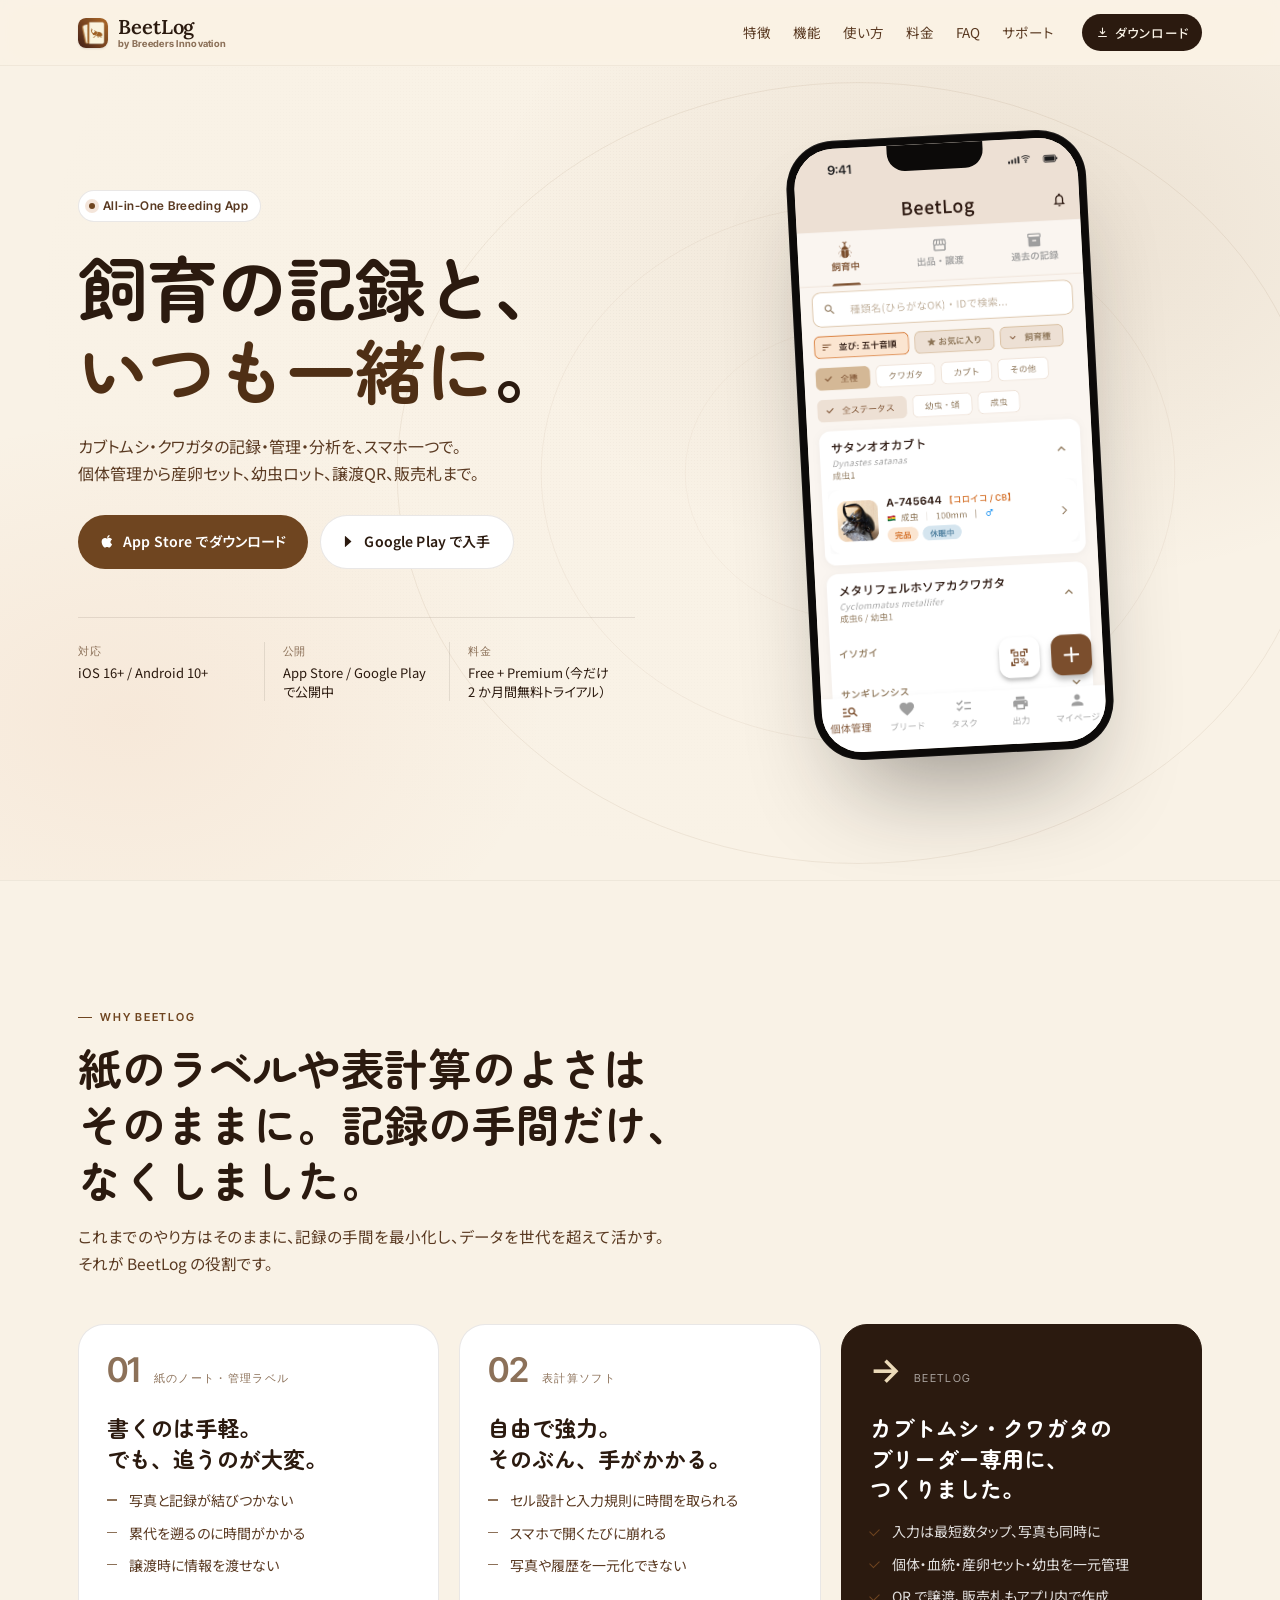
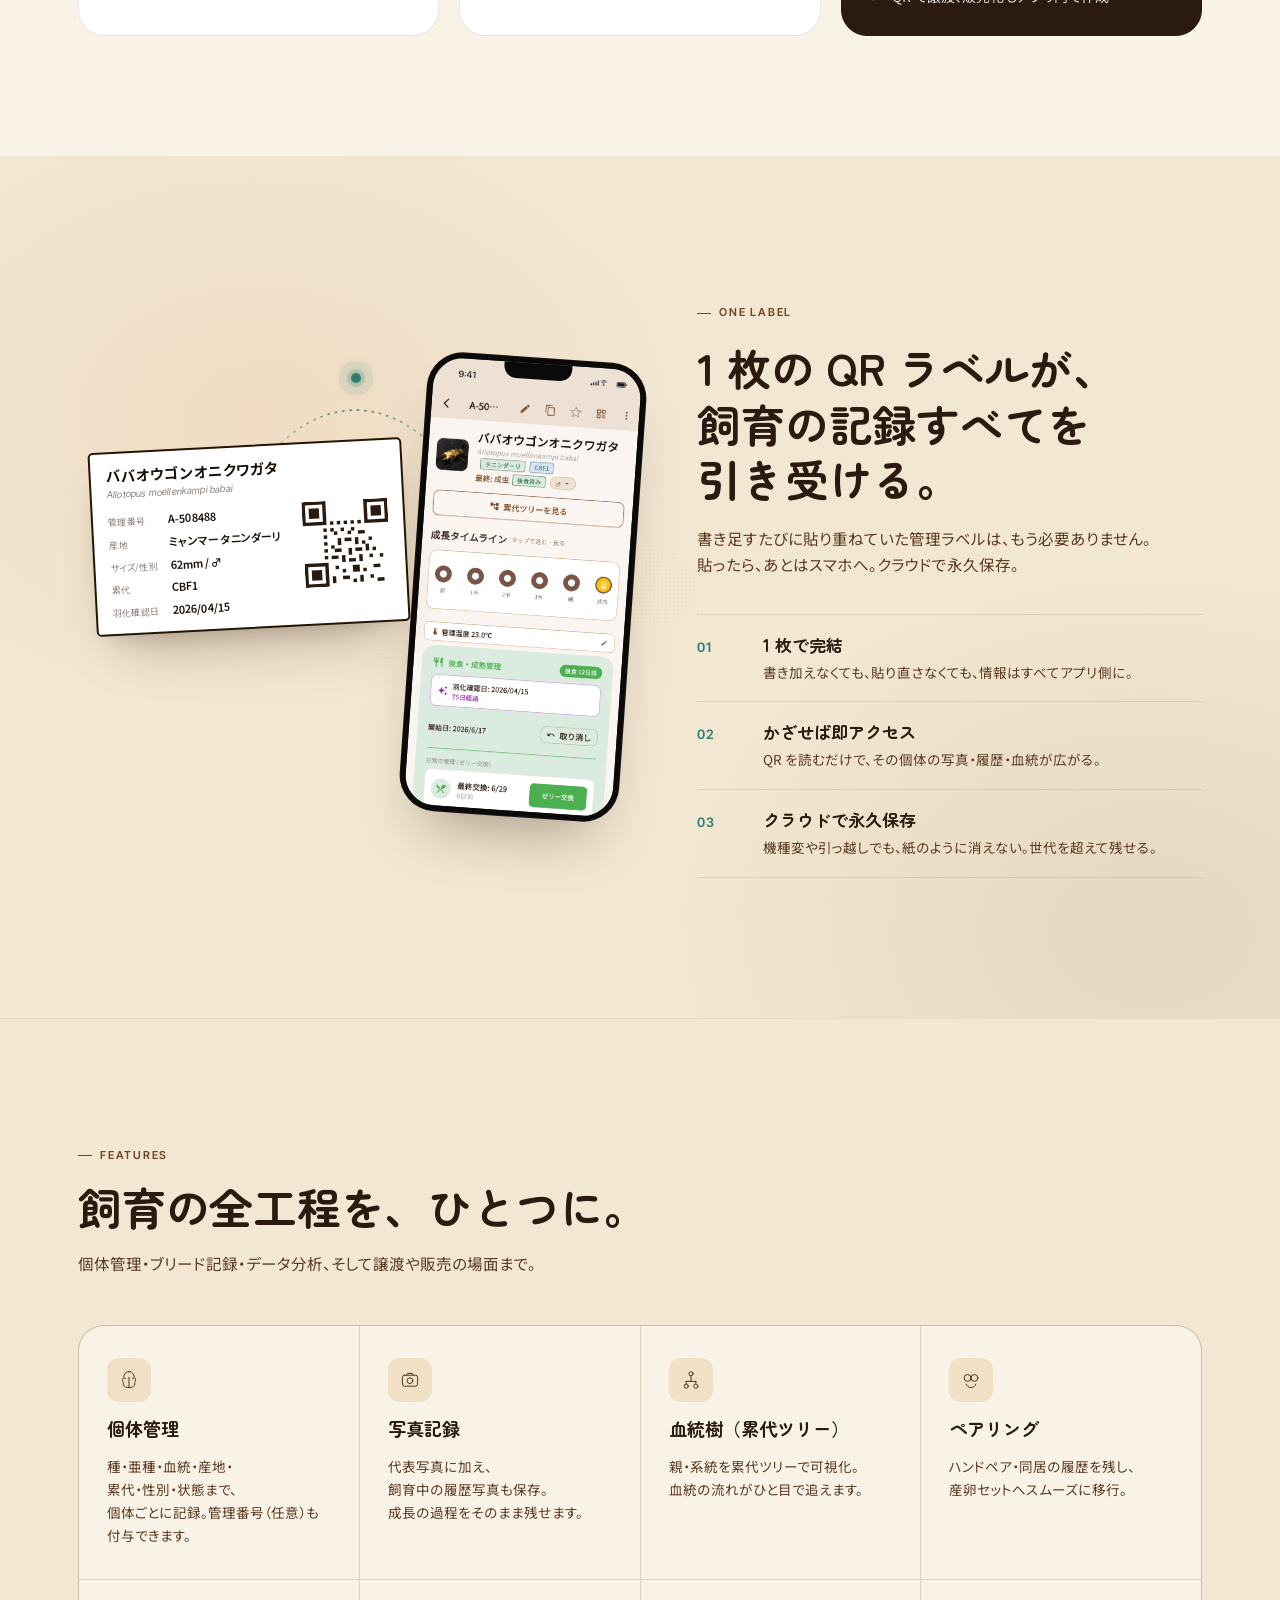
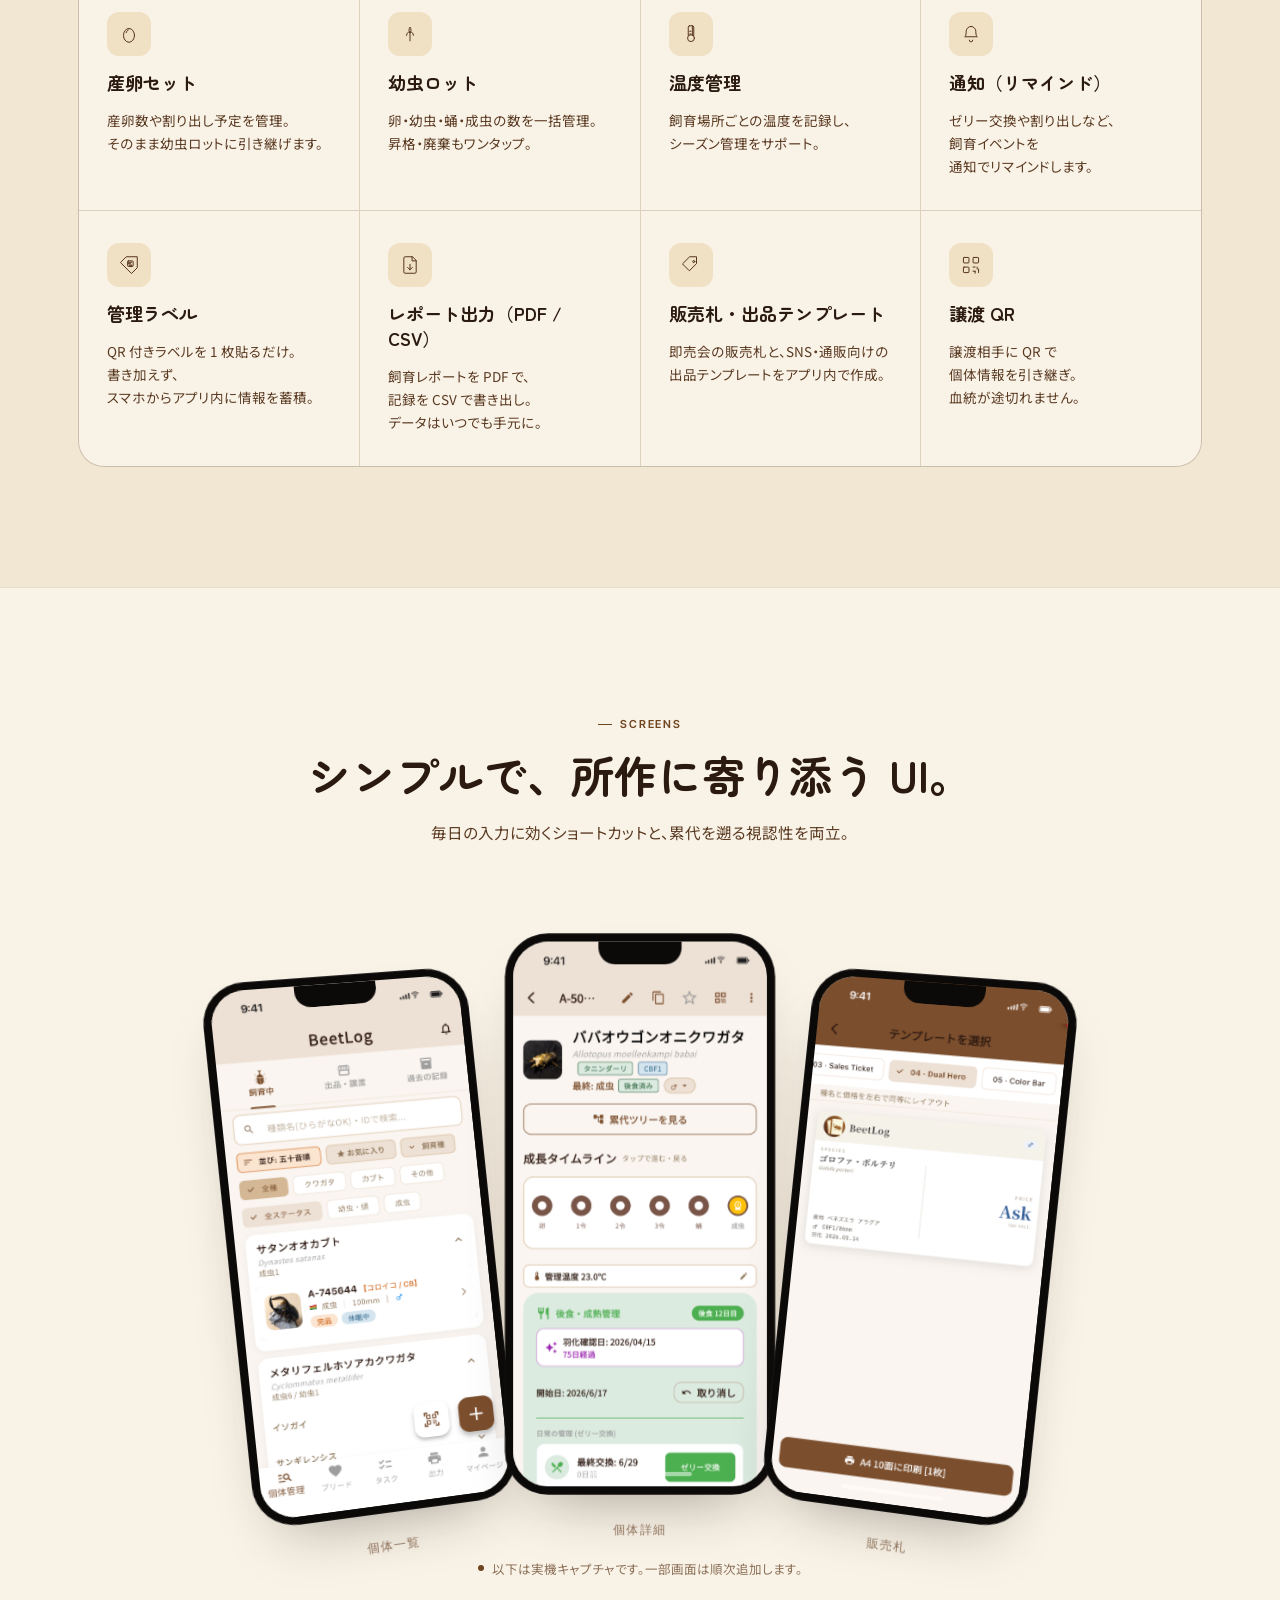
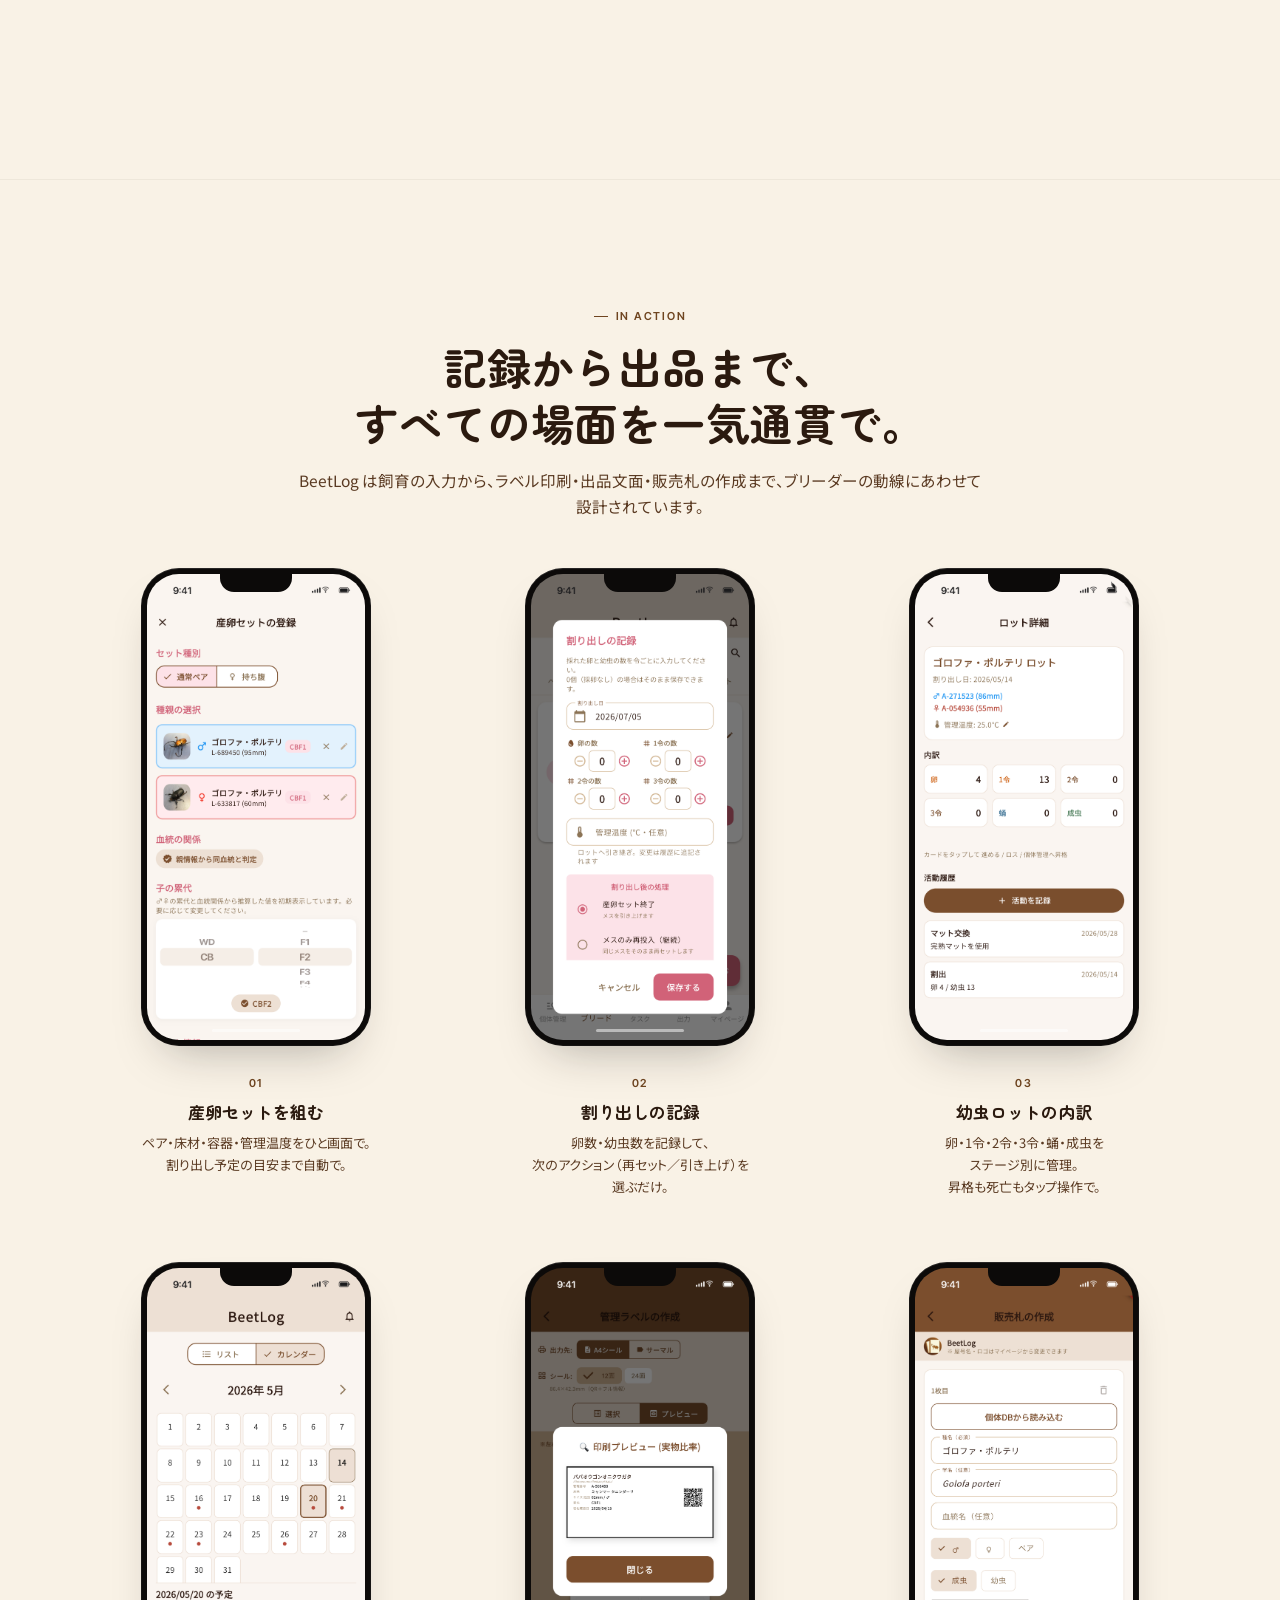
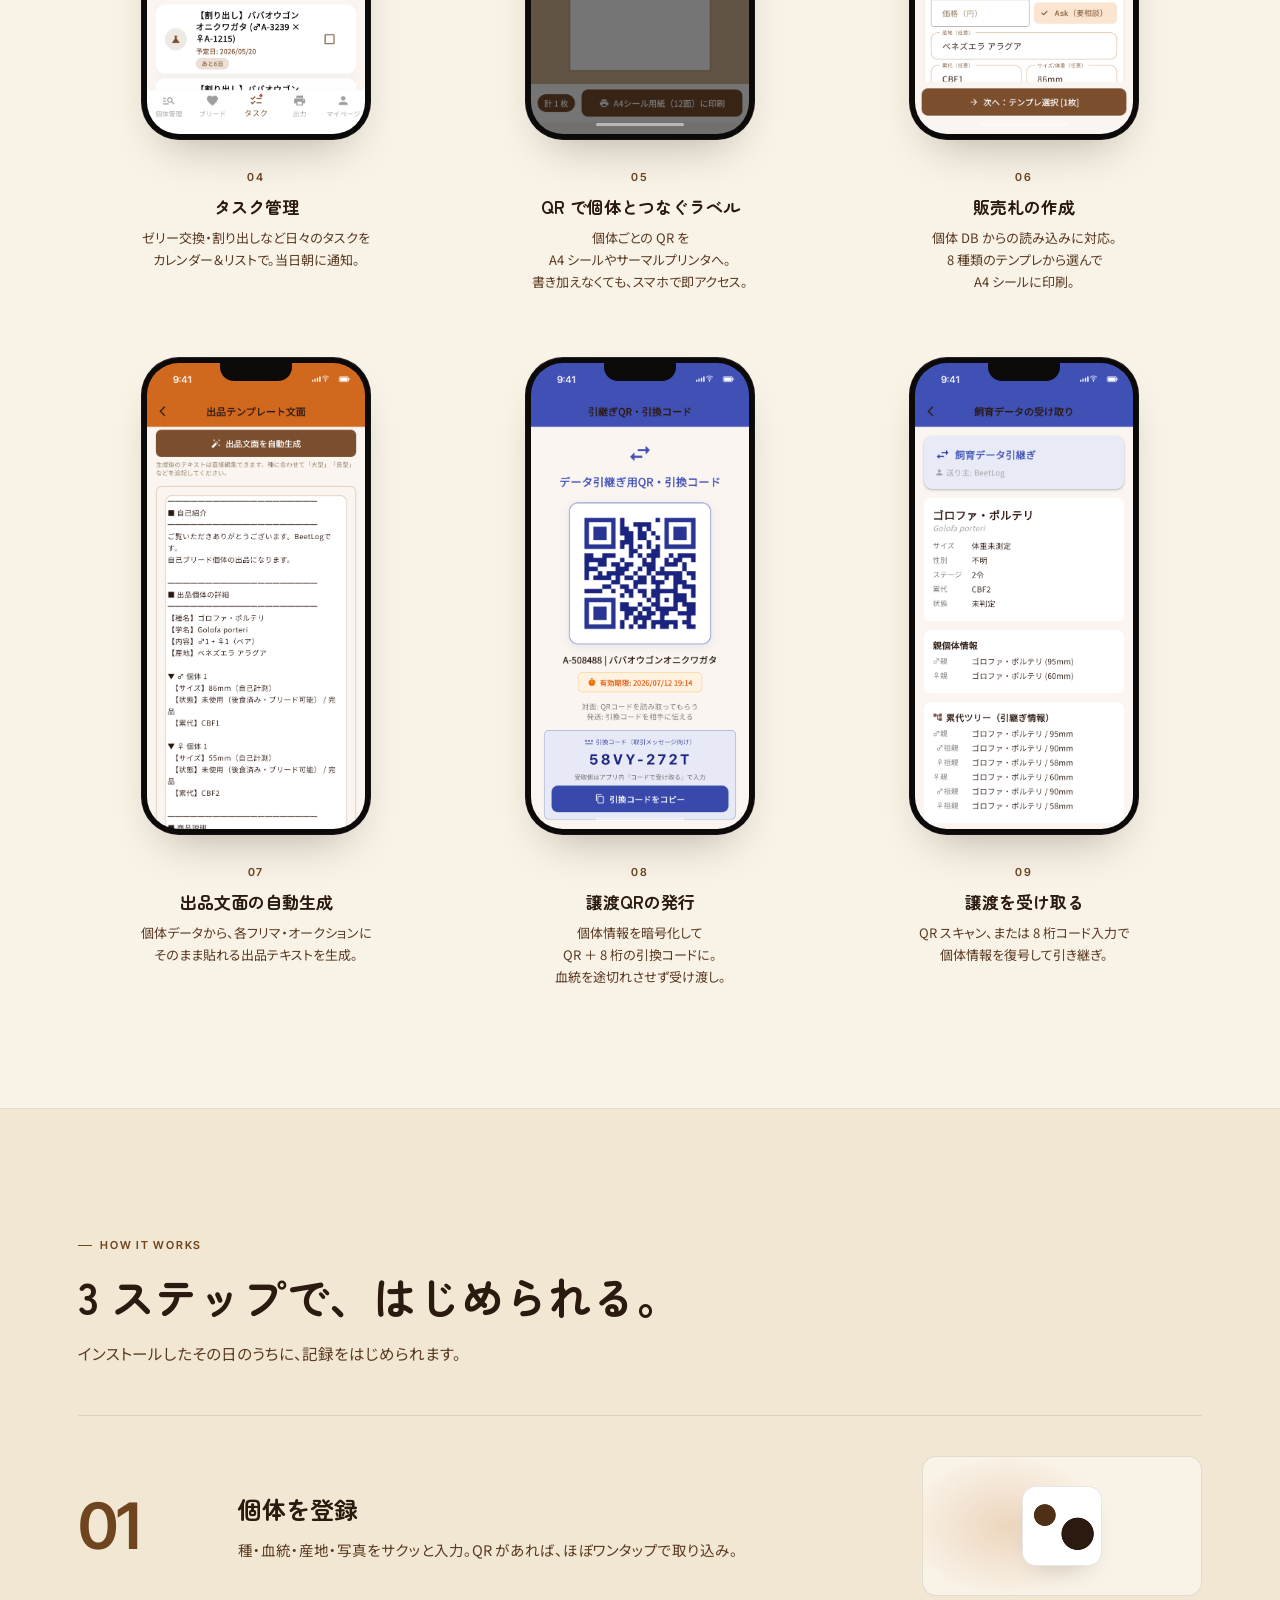
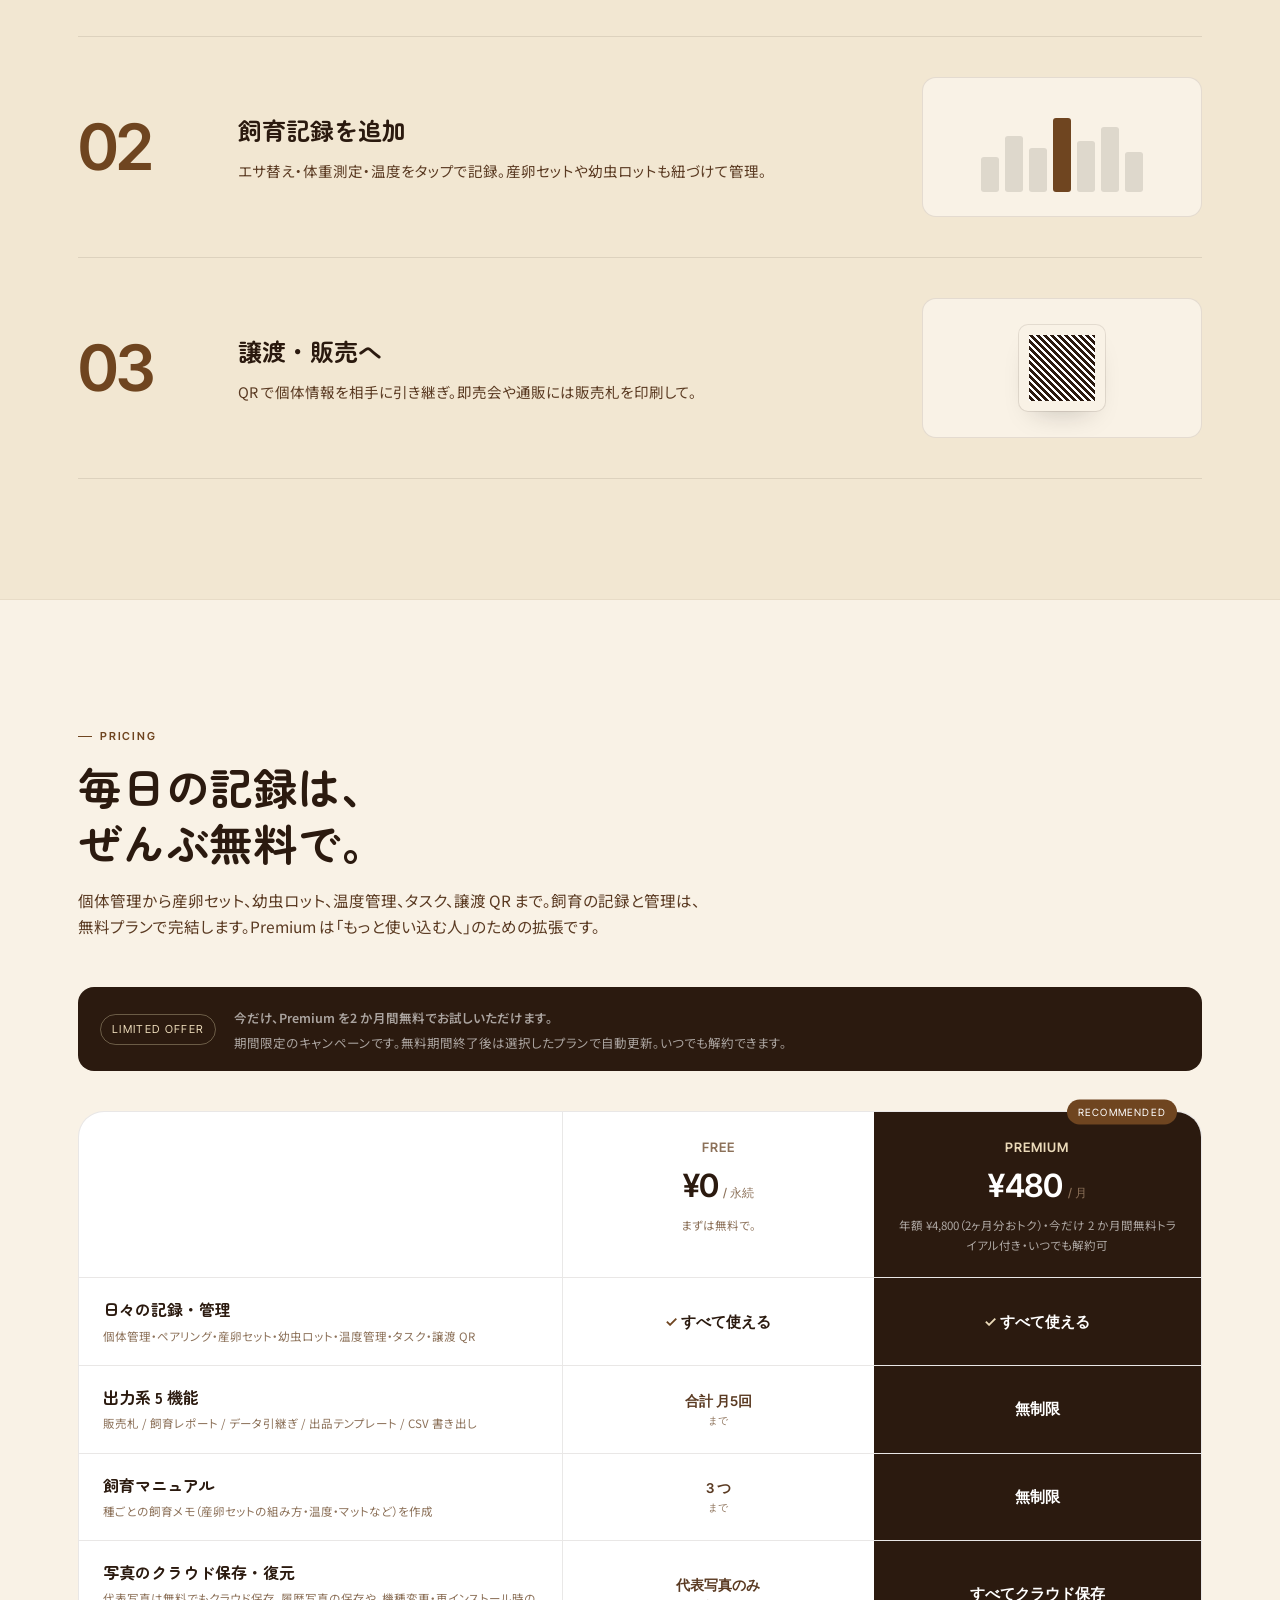
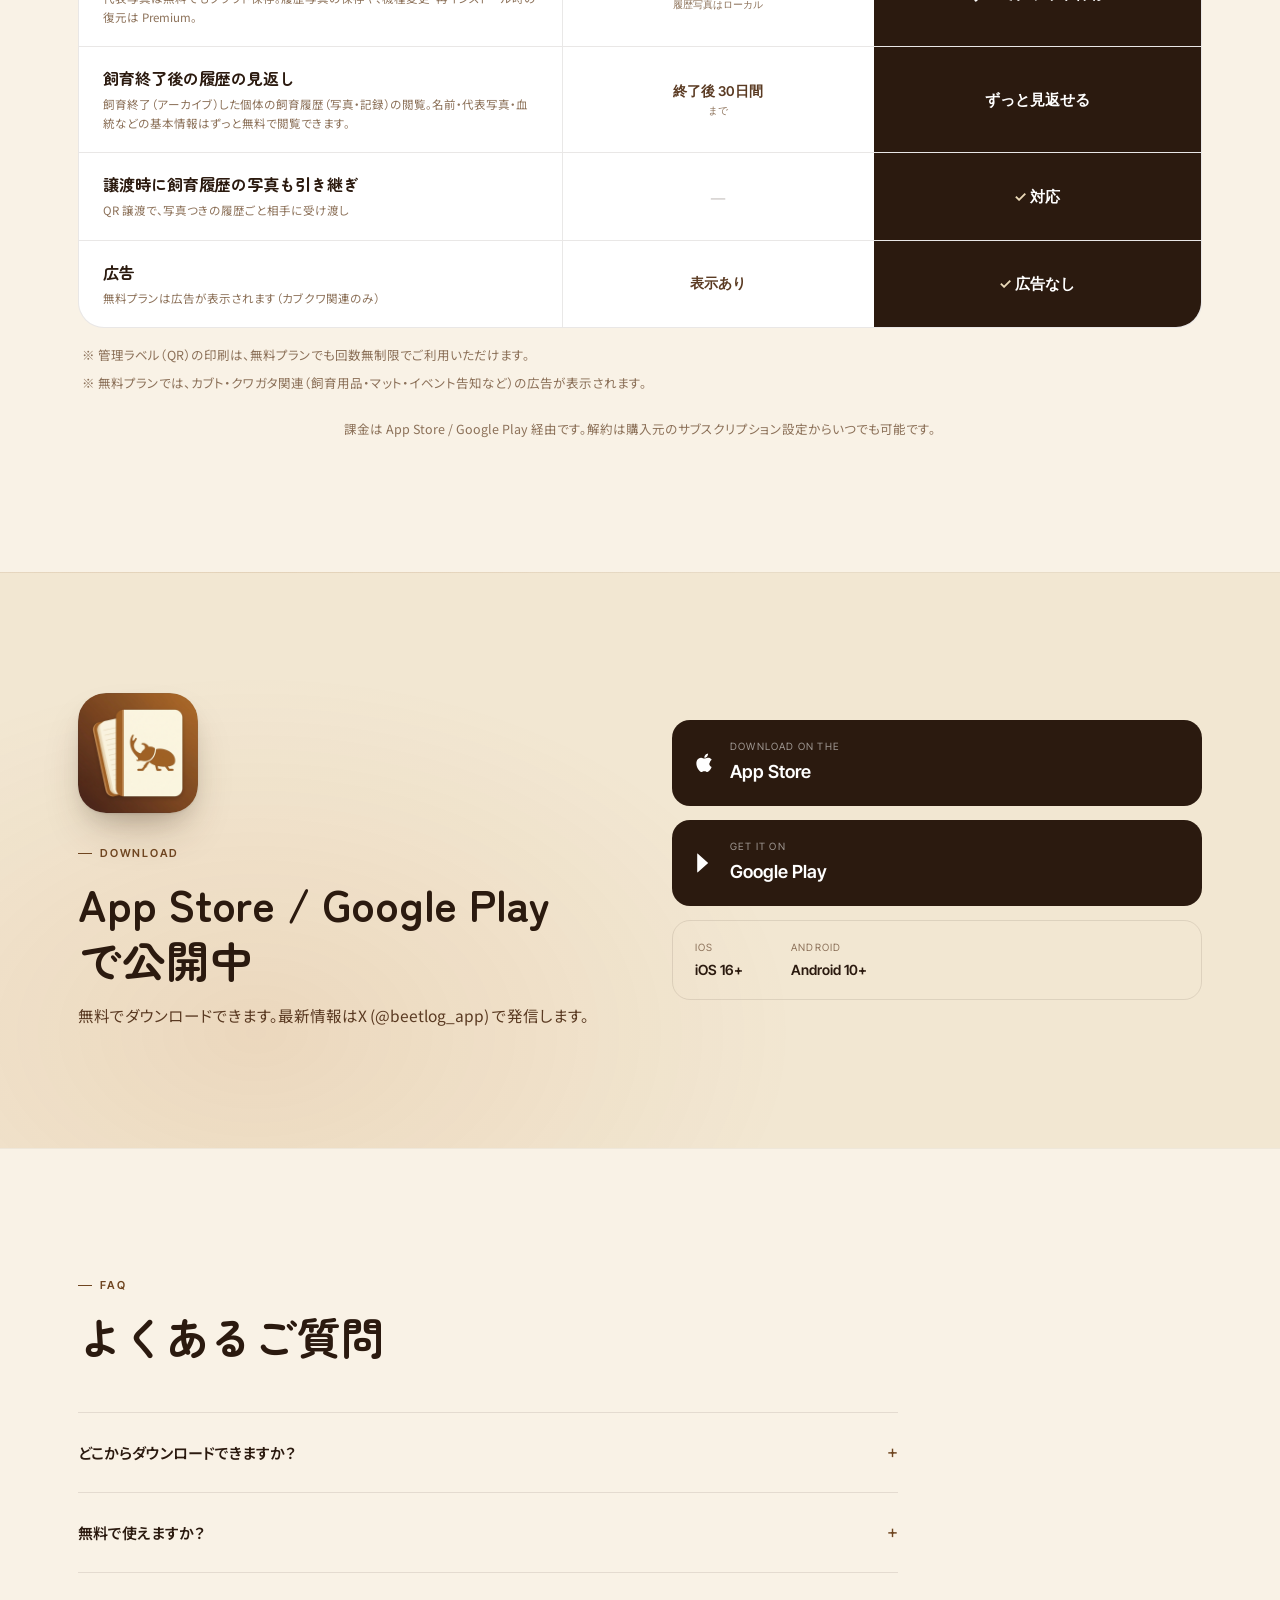
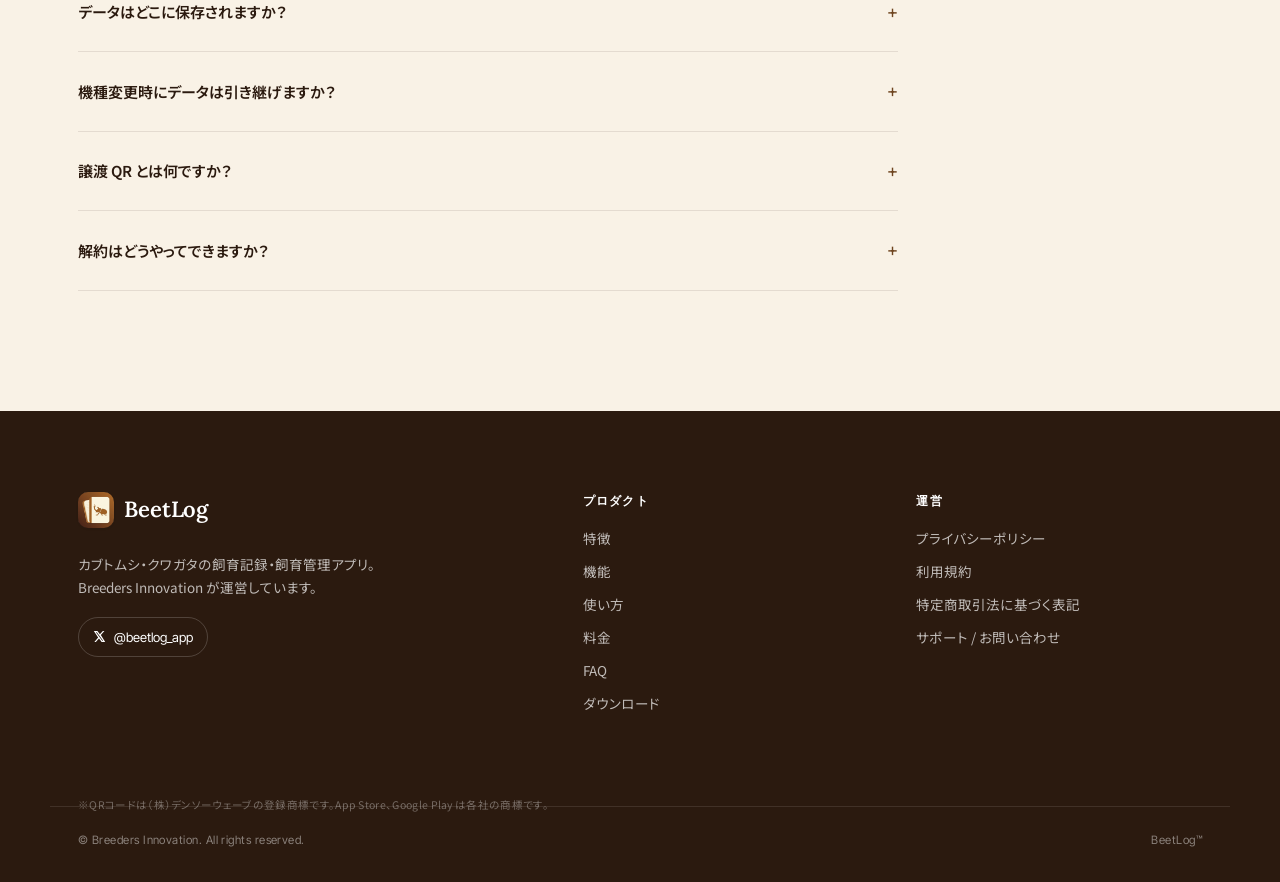
<file: index.html>
<!doctype html>
<html lang="ja">
<head>
<meta charset="utf-8" />
<meta name="viewport" content="width=device-width,initial-scale=1" />
<title>カブトムシ・クワガタの飼育記録・飼育管理アプリ | BeetLog（ビートログ）</title>
<meta name="description" content="カブトムシ・クワガタの飼育記録・飼育管理はBeetLog（ビートログ）。個体・血統（累代）管理、産卵セット、幼虫ロット、温度記録から、管理ラベル印刷・販売札・譲渡QRまでスマホひとつで完結する、ブリーダーのための無料アプリです。" />
<link rel="canonical" href="https://beetlog.app/" />
<link rel="icon" type="image/png" sizes="32x32" href="assets/favicon-32.png" />
<link rel="icon" type="image/png" sizes="192x192" href="assets/favicon-192.png" />
<link rel="apple-touch-icon" href="assets/apple-touch-icon.png" />
<meta property="og:type" content="website" />
<meta property="og:site_name" content="BeetLog" />
<meta property="og:locale" content="ja_JP" />
<meta property="og:title" content="BeetLog — カブトムシ・クワガタの飼育記録・飼育管理アプリ" />
<meta property="og:description" content="個体・血統管理、産卵セット、幼虫ロット、温度記録から販売札・譲渡QRまで。ブリーダーのための飼育記録アプリ。" />
<meta property="og:url" content="https://beetlog.app/" />
<meta property="og:image" content="https://beetlog.app/assets/og.png" />
<meta property="og:image:width" content="1200" />
<meta property="og:image:height" content="630" />
<meta name="twitter:card" content="summary_large_image" />
<meta name="twitter:site" content="@beetlog_app" />
<meta name="twitter:image" content="https://beetlog.app/assets/og.png" />
<link rel="preconnect" href="https://fonts.googleapis.com" />
<link rel="preconnect" href="https://fonts.gstatic.com" crossorigin />
<link href="https://fonts.googleapis.com/css2?family=Noto+Sans+JP:wght@400;500;700&family=Zen+Maru+Gothic:wght@500;700;900&family=Shippori+Mincho+B1:wght@600;700&family=Lora:wght@500;600;700&family=Inter+Tight:wght@500;600;700&display=swap" rel="stylesheet" />
<link rel="stylesheet" href="style.css" />
<script type="application/ld+json">
{
  "@context": "https://schema.org",
  "@graph": [
    {
      "@type": "MobileApplication",
      "name": "BeetLog",
      "alternateName": "ビートログ",
      "url": "https://beetlog.app/",
      "image": "https://beetlog.app/assets/og.png",
      "description": "カブトムシ・クワガタの飼育記録・飼育管理アプリ。個体・血統（累代）管理、産卵セット、幼虫ロット、温度記録、管理ラベル、販売札、譲渡QRに対応。",
      "applicationCategory": "LifestyleApplication",
      "operatingSystem": "iOS 16 以上 / Android 10 以上",
      "installUrl": [
        "https://apps.apple.com/jp/app/beetlog/id6774940698",
        "https://play.google.com/store/apps/details?id=app.beetlog"
      ],
      "inLanguage": "ja",
      "featureList": [
        "個体管理（種・亜種・血統・産地・累代・性別・状態の記録）",
        "写真記録（代表写真と飼育中の履歴写真の保存）",
        "血統樹（累代ツリー）による血統の可視化",
        "ペアリング管理（ハンドペア・同居の履歴）",
        "産卵セット管理（産卵数・割り出し予定）",
        "幼虫ロット管理（卵・幼虫・蛹・成虫のステージ別管理）",
        "温度管理（飼育場所ごとの温度記録）",
        "通知・リマインド（ゼリー交換や割り出しなどの飼育イベント）",
        "管理ラベル印刷（QR付きラベル・A4シール・サーマルプリンタ対応）",
        "レポート出力（PDF / CSV）",
        "販売札・出品テンプレートの作成",
        "譲渡QR（個体情報を暗号化したQRと8桁の引換コードで受け渡し）"
      ],
      "offers": [
        {
          "@type": "Offer",
          "name": "Free",
          "price": "0",
          "priceCurrency": "JPY",
          "description": "個体管理・ペアリング・産卵セット・幼虫ロット・温度管理・タスク・譲渡QRなど、日々の飼育記録と管理を無料で利用できます。出力系5機能は合計月5回まで、飼育マニュアルは3つまで。"
        },
        {
          "@type": "Offer",
          "name": "Premium（月額プラン）",
          "price": "480",
          "priceCurrency": "JPY",
          "description": "出力系5機能が無制限、飼育マニュアル無制限、履歴写真のクラウド保存・復元、飼育終了後も履歴を閲覧可能、譲渡時に写真も引き継ぎ、広告非表示。",
          "priceSpecification": {
            "@type": "UnitPriceSpecification",
            "price": "480",
            "priceCurrency": "JPY",
            "billingDuration": 1,
            "unitCode": "MON"
          }
        },
        {
          "@type": "Offer",
          "name": "Premium（年額プラン）",
          "price": "4800",
          "priceCurrency": "JPY",
          "description": "月額プランと同じPremium機能を年額でご利用いただけます（2ヶ月分おトク）。",
          "priceSpecification": {
            "@type": "UnitPriceSpecification",
            "price": "4800",
            "priceCurrency": "JPY",
            "billingDuration": 1,
            "unitCode": "ANN"
          }
        }
      ],
      "author": {
        "@type": "Organization",
        "name": "Breeders Innovation",
        "url": "https://beetlog.app/",
        "sameAs": ["https://x.com/beetlog_app"]
      }
    },
    {
      "@type": "WebSite",
      "name": "BeetLog",
      "alternateName": "ビートログ",
      "url": "https://beetlog.app/",
      "inLanguage": "ja",
      "publisher": { "@id": "https://beetlog.app/#organization" }
    },
    {
      "@type": "Organization",
      "@id": "https://beetlog.app/#organization",
      "name": "Breeders Innovation",
      "url": "https://beetlog.app/",
      "logo": "https://beetlog.app/assets/app-icon.png",
      "sameAs": ["https://x.com/beetlog_app"]
    },
    {
      "@type": "WebPage",
      "url": "https://beetlog.app/",
      "name": "BeetLog（ビートログ）— カブトムシ・クワガタの飼育記録・飼育管理アプリ",
      "description": "BeetLogは、カブトムシ・クワガタのブリーダー向けの飼育記録・飼育管理アプリです。個体・血統（累代）管理、産卵セット、幼虫ロット、温度記録に加え、QR付き管理ラベルの印刷、販売札・出品テンプレートの作成、譲渡QRによる個体情報の受け渡しに対応。iOS 16以上 / Android 10以上で、無料プランから利用できます。",
      "inLanguage": "ja",
      "dateModified": "2026-07-25",
      "isPartOf": { "@id": "https://beetlog.app/#organization" }
    },
    {
      "@type": "FAQPage",
      "mainEntity": [
        {
          "@type": "Question",
          "name": "どこからダウンロードできますか？",
          "acceptedAnswer": { "@type": "Answer", "text": "App Store（https://apps.apple.com/jp/app/beetlog/id6774940698）/ Google Play（https://play.google.com/store/apps/details?id=app.beetlog）にて公開中です。無料でダウンロードできます。" }
        },
        {
          "@type": "Question",
          "name": "無料で使えますか？",
          "acceptedAnswer": { "@type": "Answer", "text": "はい。個体管理・産卵セット・幼虫ロット・温度管理・タスク・譲渡QRなど、日々の飼育記録と管理は無料プランですべてお使いいただけます。Premiumでは出力系機能の回数制限解放、履歴写真のクラウド保存、飼育終了後の履歴閲覧（無料は終了後30日間）、広告なしなどが加わります。Premiumには今だけ期間限定で2か月間の無料トライアルが付いています。" }
        },
        {
          "@type": "Question",
          "name": "データはどこに保存されますか？",
          "acceptedAnswer": { "@type": "Answer", "text": "飼育データはクラウド（Google Cloud / Firebase）に安全に保存されます。" }
        },
        {
          "@type": "Question",
          "name": "機種変更時にデータは引き継げますか？",
          "acceptedAnswer": { "@type": "Answer", "text": "アカウントでログインすることで、新しい端末でも同じデータをそのままご利用いただけます。" }
        },
        {
          "@type": "Question",
          "name": "譲渡QRとは何ですか？",
          "acceptedAnswer": { "@type": "Answer", "text": "個体情報（種・血統・産地・累代など）をQRコードで他のユーザーへ引き継げる機能です。譲渡や販売のたびに血統情報が途切れず、ブリーダー同士でデータをスムーズに共有できます。" }
        },
        {
          "@type": "Question",
          "name": "解約はどうやってできますか？",
          "acceptedAnswer": { "@type": "Answer", "text": "iOSは「設定」→「Apple ID」→「サブスクリプション」、Androidは「Google Play ストア」→「アカウント」→「定期購入」からいつでも解約できます。" }
        }
      ]
    }
  ]
}
</script>
</head>
<body>

<!-- ========== NAV ========== -->
<header class="nav">
  <div class="nav-inner">
    <a class="brand" href="#top" aria-label="BeetLog">
      <img class="brand-mark brand-mark--img" src="assets/app-icon.png" alt="" width="30" height="30" />
      <span class="brand-text">
        <span class="brand-name">BeetLog</span>
        <span class="brand-by">by Breeders Innovation</span>
      </span>
    </a>
    <nav class="nav-links">
      <a href="#why">特徴</a>
      <a href="#features">機能</a>
      <a href="#how">使い方</a>
      <a href="#pricing">料金</a>
      <a href="#faq">FAQ</a>
      <a href="support.html">サポート</a>
    </nav>
    <a class="nav-cta" href="#download">
      <svg viewBox="0 0 20 20" width="13" height="13" aria-hidden="true"><path fill="none" stroke="currentColor" stroke-width="1.6" stroke-linecap="round" stroke-linejoin="round" d="M10 3v9M6.5 8.5 10 12l3.5-3.5M4 16h12"/></svg>
      ダウンロード
    </a>
  </div>
</header>

<!-- ========== HERO ========== -->
<section id="top" class="hero">
  <div class="hero-bg" aria-hidden="true">
    <div class="hero-grain"></div>
    <svg class="hero-orbit" viewBox="0 0 800 800" preserveAspectRatio="none">
      <circle cx="400" cy="400" r="320" fill="none" stroke="currentColor" stroke-width="0.5" opacity=".18"/>
      <circle cx="400" cy="400" r="220" fill="none" stroke="currentColor" stroke-width="0.5" opacity=".12"/>
      <circle cx="400" cy="400" r="120" fill="none" stroke="currentColor" stroke-width="0.5" opacity=".08"/>
    </svg>
  </div>

  <div class="hero-grid">
    <div class="hero-copy">
      <div class="eyebrow">
        <span class="eyebrow-dot"></span>
        All-in-One Breeding App
      </div>
      <h1 class="hero-title">
        飼育の記録と、<em>いつも一緒に</em>。
      </h1>
      <p class="hero-lede">
        <span style="white-space:nowrap">カブトムシ・クワガタの記録・管理・分析を、</span><span style="white-space:nowrap">スマホ一つで。</span><br/>
        <span style="white-space:nowrap">個体管理から産卵セット、</span><span style="white-space:nowrap">幼虫ロット、譲渡QR、販売札まで。</span>
      </p>
      <div class="hero-cta">
        <a class="btn btn-primary" href="https://apps.apple.com/jp/app/beetlog/id6774940698" target="_blank" rel="noopener">
          <svg viewBox="0 0 24 24" width="15" height="15" aria-hidden="true"><path fill="currentColor" d="M17.05 12.46c-.03-2.74 2.24-4.05 2.34-4.12-1.27-1.85-3.25-2.11-3.96-2.14-1.68-.17-3.28 1-4.13 1-.86 0-2.18-.97-3.58-.94C5.9 6.3 4.3 7.27 3.45 8.83c-1.81 3.13-.46 7.76 1.32 10.3.85 1.24 1.87 2.64 3.22 2.59 1.29-.05 1.78-.84 3.34-.84 1.56 0 2 .84 3.36.81 1.39-.02 2.27-1.26 3.13-2.51.97-1.44 1.38-2.84 1.4-2.91-.03-.01-2.7-1.03-2.73-4.1Zm-2.74-7.55c.7-.86 1.18-2.06 1.05-3.24-1.02.04-2.24.67-2.97 1.52-.66.75-1.23 1.96-1.08 3.12 1.14.09 2.3-.58 3-1.4Z"/></svg>
          App Store でダウンロード
        </a>
        <a class="btn btn-ghost" href="https://play.google.com/store/apps/details?id=app.beetlog&amp;hl=ja" target="_blank" rel="noopener">
          <svg viewBox="0 0 24 24" width="13" height="13" aria-hidden="true"><path fill="currentColor" d="M3.5 2.2v19.6c0 .4.4.6.7.4l11-9.8c.3-.2.3-.6 0-.8l-11-9.8c-.3-.2-.7 0-.7.4Z"/></svg>
          Google Play で入手
        </a>
      </div>
      <div class="hero-meta">
        <div class="meta-cell">
          <div class="meta-k">対応</div>
          <div class="meta-v">iOS 16+ / Android 10+</div>
        </div>
        <div class="meta-cell">
          <div class="meta-k">公開</div>
          <div class="meta-v">App Store / Google Play で公開中</div>
        </div>
        <div class="meta-cell">
          <div class="meta-k">料金</div>
          <div class="meta-v">Free + Premium（今だけ 2 か月間無料トライアル）</div>
        </div>
      </div>
    </div>

    <div class="hero-stage">
      <div class="hero-phone" data-phone="home">
        <!-- mock injected by script -->
      </div>
    </div>
  </div>
</section>

<!-- ========== WHY ========== -->
<section id="why" class="why">
  <div class="container">
    <div class="section-head">
      <div class="kicker">Why BeetLog</div>
      <h2 class="section-title">紙のラベルや表計算のよさは<br/><span style="white-space:nowrap">そのままに。</span><span style="white-space:nowrap">記録の手間だけ、</span><span style="white-space:nowrap">なくしました。</span></h2>
      <p class="section-lede"><span style="white-space:nowrap">これまでのやり方はそのままに、</span><span style="white-space:nowrap">記録の手間を最小化し、</span><span style="white-space:nowrap">データを世代を超えて活かす。</span><span style="white-space:nowrap">それが BeetLog の役割です。</span></p>
    </div>

    <div class="why-grid">
      <article class="why-card">
        <div class="why-head">
          <div class="why-num">01</div>
          <div class="why-label">紙のノート・管理ラベル</div>
        </div>
        <h3><span style="white-space:nowrap">書くのは手軽。</span><span style="white-space:nowrap">でも、追うのが大変。</span></h3>
        <ul class="why-list why-list--neg">
          <li>写真と記録が結びつかない</li>
          <li>累代を遡るのに時間がかかる</li>
          <li>譲渡時に情報を渡せない</li>
        </ul>
      </article>

      <article class="why-card">
        <div class="why-head">
          <div class="why-num">02</div>
          <div class="why-label">表計算ソフト</div>
        </div>
        <h3><span style="white-space:nowrap">自由で強力。</span><span style="white-space:nowrap">そのぶん、手がかかる。</span></h3>
        <ul class="why-list why-list--neg">
          <li>セル設計と入力規則に時間を取られる</li>
          <li>スマホで開くたびに崩れる</li>
          <li>写真や履歴を一元化できない</li>
        </ul>
      </article>

      <article class="why-card why-card--solo">
        <div class="why-head">
          <div class="why-num">→</div>
          <div class="why-label">BeetLog</div>
        </div>
        <h3><span style="white-space:nowrap">カブトムシ・クワガタの</span><span style="white-space:nowrap">ブリーダー専用に、</span><span style="white-space:nowrap">つくりました。</span></h3>
        <ul class="why-list why-list--pos">
          <li>入力は最短数タップ、写真も同時に</li>
          <li>個体・血統・産卵セット・幼虫を一元管理</li>
          <li>QR で譲渡、販売札もアプリ内で作成</li>
        </ul>
      </article>
    </div>
  </div>
</section>

<!-- ========== SPOTLIGHT: QR LABEL ========== -->
<section id="label-spotlight" class="spotlight">
  <div class="spotlight-bg" aria-hidden="true"></div>
  <div class="container spotlight-inner">
    <div class="spotlight-stage" aria-hidden="true">
      <!-- printed QR management label -->
      <div class="qr-tag">
        <div class="qr-tag-head">
          <div class="qt-sp">ババオウゴンオニクワガタ</div>
          <div class="qt-sci">Allotopus moellenkampi babai</div>
        </div>
        <div class="qr-tag-main">
          <dl class="qt-rows">
            <div class="qt-row"><dt>管理番号</dt><dd>A-508488</dd></div>
            <div class="qt-row"><dt>産地</dt><dd>ミャンマー タニンダーリ</dd></div>
            <div class="qt-row"><dt>サイズ/性別</dt><dd>62mm / ♂</dd></div>
            <div class="qt-row"><dt>累代</dt><dd>CBF1</dd></div>
            <div class="qt-row"><dt>羽化確認日</dt><dd>2026/04/15</dd></div>
          </dl>
          <div class="qr-tag-qr">
            <svg viewBox="0 0 25 25" preserveAspectRatio="none">
                <rect width="25" height="25" fill="#fff"/>
                <g fill="#2B1A0F">
                  <rect x="0" y="0" width="7" height="7"/><rect x="1" y="1" width="5" height="5" fill="#fff"/><rect x="2" y="2" width="3" height="3"/>
                  <rect x="18" y="0" width="7" height="7"/><rect x="19" y="1" width="5" height="5" fill="#fff"/><rect x="20" y="2" width="3" height="3"/>
                  <rect x="0" y="18" width="7" height="7"/><rect x="1" y="19" width="5" height="5" fill="#fff"/><rect x="2" y="20" width="3" height="3"/>
                  <rect x="8" y="6" width="1" height="1"/><rect x="10" y="6" width="1" height="1"/><rect x="12" y="6" width="1" height="1"/><rect x="14" y="6" width="1" height="1"/><rect x="16" y="6" width="1" height="1"/>
                  <rect x="6" y="8" width="1" height="1"/><rect x="6" y="10" width="1" height="1"/><rect x="6" y="12" width="1" height="1"/><rect x="6" y="14" width="1" height="1"/><rect x="6" y="16" width="1" height="1"/>
                  <rect x="8" y="8" width="1" height="1"/><rect x="9" y="9" width="1" height="1"/><rect x="11" y="8" width="1" height="1"/><rect x="13" y="9" width="1" height="1"/><rect x="14" y="8" width="1" height="1"/><rect x="16" y="9" width="2" height="1"/>
                  <rect x="10" y="11" width="1" height="2"/><rect x="12" y="11" width="2" height="1"/><rect x="15" y="11" width="1" height="2"/><rect x="17" y="12" width="1" height="1"/><rect x="19" y="11" width="1" height="1"/>
                  <rect x="8" y="13" width="1" height="1"/><rect x="9" y="14" width="2" height="1"/><rect x="13" y="14" width="1" height="2"/><rect x="15" y="14" width="2" height="1"/><rect x="18" y="13" width="1" height="2"/><rect x="20" y="14" width="1" height="1"/>
                  <rect x="8" y="16" width="2" height="1"/><rect x="11" y="16" width="1" height="2"/><rect x="13" y="17" width="2" height="1"/><rect x="16" y="16" width="1" height="2"/><rect x="19" y="16" width="1" height="1"/><rect x="22" y="16" width="1" height="1"/>
                  <rect x="9" y="19" width="1" height="1"/><rect x="11" y="20" width="1" height="1"/><rect x="14" y="19" width="2" height="2"/><rect x="17" y="20" width="1" height="1"/><rect x="20" y="19" width="2" height="1"/>
                  <rect x="8" y="22" width="1" height="2"/><rect x="11" y="22" width="2" height="1"/><rect x="14" y="23" width="1" height="1"/><rect x="16" y="22" width="1" height="2"/><rect x="19" y="22" width="1" height="1"/><rect x="21" y="23" width="2" height="1"/>
                </g>
              </svg>
          </div>
        </div>
      </div>

      <!-- scan beam -->
      <div class="scan-arc">
        <svg viewBox="0 0 360 240" preserveAspectRatio="none">
          <defs>
            <linearGradient id="arcGrad" x1="0" x2="1" y1="0" y2="0">
              <stop offset="0" stop-color="#2E7D6E" stop-opacity="0"/>
              <stop offset=".5" stop-color="#2E7D6E" stop-opacity=".9"/>
              <stop offset="1" stop-color="#2E7D6E" stop-opacity="0"/>
            </linearGradient>
          </defs>
          <path d="M 20 180 C 100 30, 260 30, 340 180" fill="none" stroke="url(#arcGrad)" stroke-width="1.6" stroke-dasharray="3 6"/>
        </svg>
        <div class="scan-pulse"></div>
      </div>

      <!-- phone with detail -->
      <div class="spot-phone">
        <img src="assets/screens/individual-detail.png" alt="" loading="lazy" />
      </div>
    </div>

    <div class="spotlight-copy">
      <div class="kicker">One Label</div>
      <h2 class="section-title">1 枚の QR ラベルが、<br/>飼育の記録すべてを<br/>引き受ける。</h2>
      <p class="section-lede">
        書き足すたびに貼り重ねていた管理ラベルは、もう必要ありません。<br/>
        貼ったら、あとはスマホへ。クラウドで永久保存。
      </p>

      <ul class="spot-list">
        <li>
          <div class="sl-num">01</div>
          <div class="sl-body">
            <strong>1 枚で完結</strong>
            <span>書き加えなくても、貼り直さなくても、情報はすべてアプリ側に。</span>
          </div>
        </li>
        <li>
          <div class="sl-num">02</div>
          <div class="sl-body">
            <strong>かざせば即アクセス</strong>
            <span>QR を読むだけで、その個体の写真・履歴・血統が広がる。</span>
          </div>
        </li>
        <li>
          <div class="sl-num">03</div>
          <div class="sl-body">
            <strong>クラウドで永久保存</strong>
            <span>機種変や引っ越しでも、紙のように消えない。世代を超えて残せる。</span>
          </div>
        </li>
      </ul>
    </div>
  </div>
</section>

<!-- ========== FEATURES ========== -->
<section id="features" class="features">
  <div class="container">
    <div class="section-head">
      <div class="kicker">Features</div>
      <h2 class="section-title">飼育の全工程を、ひとつに。</h2>
      <p class="section-lede"><span style="white-space:nowrap">個体管理・ブリード記録・データ分析、</span><span style="white-space:nowrap">そして譲渡や販売の場面まで。</span></p>
    </div>

    <div class="feat-grid">
      <article class="feat">
        <div class="feat-ic">
          <svg viewBox="0 0 32 32" width="22" height="22" fill="none" stroke="currentColor" stroke-width="1.4" stroke-linecap="round" stroke-linejoin="round">
            <path d="M16 4c-3 0-5 1.2-5.8 3-1 .8-1.6 2.1-1.6 3.6 0 .5.1 1 .2 1.4-1.5.9-2.4 2.4-2.4 4.2 0 1.4.6 2.6 1.5 3.5-.6 1.4-.5 3 .3 4.3 1.4 2 4.1 3 7.8 3s6.4-1 7.8-3c.8-1.3.9-2.9.3-4.3.9-.9 1.5-2.1 1.5-3.5 0-1.8-.9-3.3-2.4-4.2.1-.4.2-.9.2-1.4 0-1.5-.6-2.8-1.6-3.6C21 5.2 19 4 16 4Z"/>
            <path d="M16 12v14M11 14l-2-1M21 14l2-1"/>
          </svg>
        </div>
        <h3>個体管理</h3>
        <p><span style="white-space:nowrap">種・亜種・血統・産地・</span><span style="white-space:nowrap">累代・性別・状態まで、</span><span style="white-space:nowrap">個体ごとに記録。</span><span style="white-space:nowrap">管理番号（任意）も</span><span style="white-space:nowrap">付与できます。</span></p>
      </article>

      <article class="feat">
        <div class="feat-ic">
          <svg viewBox="0 0 32 32" width="22" height="22" fill="none" stroke="currentColor" stroke-width="1.4" stroke-linecap="round" stroke-linejoin="round">
            <rect x="5" y="9" width="22" height="16" rx="3"/>
            <circle cx="16" cy="17" r="4.2"/>
            <path d="M11 9l1.6-2.6h6.8L21 9"/>
          </svg>
        </div>
        <h3>写真記録</h3>
        <p><span style="white-space:nowrap">代表写真に加え、</span><span style="white-space:nowrap">飼育中の履歴写真も保存。</span><span style="white-space:nowrap">成長の過程をそのまま残せます。</span></p>
      </article>

      <article class="feat">
        <div class="feat-ic">
          <svg viewBox="0 0 32 32" width="22" height="22" fill="none" stroke="currentColor" stroke-width="1.4" stroke-linecap="round" stroke-linejoin="round">
            <circle cx="16" cy="7" r="3"/>
            <circle cx="9" cy="25" r="3"/>
            <circle cx="23" cy="25" r="3"/>
            <path d="M16 10v8M9 18h14M9 18v4M23 18v4"/>
          </svg>
        </div>
        <h3>血統樹（累代ツリー）</h3>
        <p><span style="white-space:nowrap">親・系統を累代ツリーで可視化。</span><span style="white-space:nowrap">血統の流れがひと目で追えます。</span></p>
      </article>

      <article class="feat">
        <div class="feat-ic">
          <svg viewBox="0 0 32 32" width="22" height="22" fill="none" stroke="currentColor" stroke-width="1.4" stroke-linecap="round" stroke-linejoin="round">
            <circle cx="11" cy="13" r="5"/><circle cx="21" cy="13" r="5"/>
            <path d="M9 22c1 3 4 5 7 5s6-2 7-5"/>
          </svg>
        </div>
        <h3>ペアリング</h3>
        <p><span style="white-space:nowrap">ハンドペア・同居の履歴を残し、</span><span style="white-space:nowrap">産卵セットへ</span><span style="white-space:nowrap">スムーズに移行。</span></p>
      </article>

      <article class="feat">
        <div class="feat-ic">
          <svg viewBox="0 0 32 32" width="22" height="22" fill="none" stroke="currentColor" stroke-width="1.4" stroke-linecap="round" stroke-linejoin="round">
            <ellipse cx="16" cy="18" rx="8" ry="10"/>
            <path d="M12 14c.5-2 1.5-3.5 3-4"/>
          </svg>
        </div>
        <h3>産卵セット</h3>
        <p><span style="white-space:nowrap">産卵数や割り出し予定を管理。</span><span style="white-space:nowrap">そのまま幼虫ロットに</span><span style="white-space:nowrap">引き継げます。</span></p>
      </article>

      <article class="feat">
        <div class="feat-ic">
          <svg viewBox="0 0 32 32" width="22" height="22" fill="none" stroke="currentColor" stroke-width="1.4" stroke-linecap="round" stroke-linejoin="round">
            <path d="M16 26V14M11 18c0-3 2-5 5-5 3 0 5 2 5 5"/>
            <path d="M16 14c-2-2-2-5 0-8 2 3 2 6 0 8Z"/>
          </svg>
        </div>
        <h3>幼虫ロット</h3>
        <p><span style="white-space:nowrap">卵・幼虫・蛹・成虫の数を</span><span style="white-space:nowrap">一括管理。</span><span style="white-space:nowrap">昇格・廃棄もワンタップ。</span></p>
      </article>

      <article class="feat">
        <div class="feat-ic">
          <svg viewBox="0 0 32 32" width="22" height="22" fill="none" stroke="currentColor" stroke-width="1.4" stroke-linecap="round" stroke-linejoin="round">
            <path d="M14 4h4v14M14 4a2 2 0 0 0-2 2v12M18 4a2 2 0 0 1 2 2v12"/>
            <circle cx="16" cy="22" r="5"/>
            <path d="M16 12h-2M16 16h-2"/>
          </svg>
        </div>
        <h3>温度管理</h3>
        <p><span style="white-space:nowrap">飼育場所ごとの温度を記録し、</span><span style="white-space:nowrap">シーズン管理をサポート。</span></p>
      </article>

      <article class="feat">
        <div class="feat-ic">
          <svg viewBox="0 0 32 32" width="22" height="22" fill="none" stroke="currentColor" stroke-width="1.4" stroke-linecap="round" stroke-linejoin="round">
            <path d="M16 5a7 7 0 0 0-7 7c0 7-2 8-2 8h18s-2-1-2-8a7 7 0 0 0-7-7Z"/>
            <path d="M13.5 25a2.5 2.5 0 0 0 5 0"/>
          </svg>
        </div>
        <h3>通知（リマインド）</h3>
        <p><span style="white-space:nowrap">ゼリー交換や割り出しなど、</span><span style="white-space:nowrap">飼育イベントを</span><span style="white-space:nowrap">通知でリマインドします。</span></p>
      </article>

      <article class="feat">
        <div class="feat-ic">
          <svg viewBox="0 0 32 32" width="22" height="22" fill="none" stroke="currentColor" stroke-width="1.4" stroke-linecap="round" stroke-linejoin="round">
            <path d="M4 12 12 4h16v16L20 28Z"/>
            <rect x="14" y="10" width="8" height="8" rx="1"/>
            <path d="M16 12h2v2h-2zM18 16h2v2h-2zM16 16h1M19 12h1"/>
          </svg>
        </div>
        <h3>管理ラベル</h3>
        <p><span style="white-space:nowrap">QR 付きラベルを 1 枚貼るだけ。</span><span style="white-space:nowrap">書き加えず、</span><span style="white-space:nowrap">スマホからアプリ内に情報を蓄積。</span></p>
      </article>

      <article class="feat">
        <div class="feat-ic">
          <svg viewBox="0 0 32 32" width="22" height="22" fill="none" stroke="currentColor" stroke-width="1.4" stroke-linecap="round" stroke-linejoin="round">
            <path d="M19 4H9a2 2 0 0 0-2 2v20a2 2 0 0 0 2 2h14a2 2 0 0 0 2-2V10Z"/>
            <path d="M19 4v6h6"/>
            <path d="M16 15v8M12.5 19.5 16 23l3.5-3.5"/>
          </svg>
        </div>
        <h3>レポート出力（PDF / CSV）</h3>
        <p><span style="white-space:nowrap">飼育レポートを PDF で、</span><span style="white-space:nowrap">記録を CSV で書き出し。</span><span style="white-space:nowrap">データはいつでも手元に。</span></p>
      </article>

      <article class="feat">
        <div class="feat-ic">
          <svg viewBox="0 0 32 32" width="22" height="22" fill="none" stroke="currentColor" stroke-width="1.4" stroke-linecap="round" stroke-linejoin="round">
            <path d="M4 14 14 4h10v10L14 24Z"/>
            <circle cx="20" cy="11" r="1.5"/>
          </svg>
        </div>
        <h3>販売札・出品テンプレート</h3>
        <p><span style="white-space:nowrap">即売会の販売札と、</span><span style="white-space:nowrap">SNS・通販向けの</span><span style="white-space:nowrap">出品テンプレートを</span><span style="white-space:nowrap">アプリ内で作成。</span></p>
      </article>

      <article class="feat">
        <div class="feat-ic">
          <svg viewBox="0 0 32 32" width="22" height="22" fill="none" stroke="currentColor" stroke-width="1.4" stroke-linecap="round" stroke-linejoin="round">
            <rect x="5" y="5" width="8" height="8" rx="1"/>
            <rect x="19" y="5" width="8" height="8" rx="1"/>
            <rect x="5" y="19" width="8" height="8" rx="1"/>
            <path d="M19 19h3M25 19v3M22 25v3M27 22v5M19 25h3"/>
          </svg>
        </div>
        <h3>譲渡 QR</h3>
        <p><span style="white-space:nowrap">譲渡相手に QR で</span><span style="white-space:nowrap">個体情報を引き継ぎ。</span><span style="white-space:nowrap">血統が途切れません。</span></p>
      </article>
    </div>
  </div>
</section>

<!-- ========== SCREENS ========== -->
<section id="screens" class="screens">
  <div class="container">
    <div class="section-head section-head--center">
      <div class="kicker">Screens</div>
      <h2 class="section-title">シンプルで、所作に寄り添う UI。</h2>
      <p class="section-lede">毎日の入力に効くショートカットと、累代を遡る視認性を両立。</p>
    </div>

    <div class="screens-stage">
      <div class="screens-rail">
        <div class="phone phone--tilt-l" data-phone="list">
          <div class="phone-cap">個体一覧</div>
        </div>
        <div class="phone phone--center" data-phone="detail">
          <div class="phone-cap">個体詳細</div>
        </div>
        <div class="phone phone--tilt-r" data-phone="tag">
          <div class="phone-cap">販売札</div>
        </div>
      </div>
      <div class="screens-note">
        <span class="note-dot"></span>
        以下は実機キャプチャです。一部画面は順次追加します。
      </div>
    </div>
  </div>
</section>

<!-- ========== GALLERY ========== -->
<section id="gallery" class="gallery">
  <div class="container">
    <div class="section-head section-head--center">
      <div class="kicker">In Action</div>
      <h2 class="section-title">記録から出品まで、<br/>すべての場面を一気通貫で。</h2>
      <p class="section-lede"><span style="white-space:nowrap">BeetLog は飼育の入力から、</span><span style="white-space:nowrap">ラベル印刷・出品文面・販売札の作成まで、</span><span style="white-space:nowrap">ブリーダーの動線にあわせて</span><span style="white-space:nowrap">設計されています。</span></p>
    </div>

    <div class="gallery-grid">
      <figure class="g-item">
        <div class="mini-phone"><img src="assets/screens/breed-register.png" alt="産卵セット登録画面" loading="lazy" /></div>
        <figcaption class="g-cap">
          <div class="g-num">01</div>
          <h4>産卵セットを組む</h4>
          <p><span style="white-space:nowrap">ペア・床材・容器・管理温度を</span><span style="white-space:nowrap">ひと画面で。</span><span style="white-space:nowrap">割り出し予定の目安まで自動で。</span></p>
        </figcaption>
      </figure>

      <figure class="g-item">
        <div class="mini-phone"><img src="assets/screens/breed-harvest.png" alt="割り出し記録画面" loading="lazy" /></div>
        <figcaption class="g-cap">
          <div class="g-num">02</div>
          <h4>割り出しの記録</h4>
          <p><span style="white-space:nowrap">卵数・幼虫数を記録して、</span><span style="white-space:nowrap">次のアクション（再セット／引き上げ）を</span><span style="white-space:nowrap">選ぶだけ。</span></p>
        </figcaption>
      </figure>

      <figure class="g-item">
        <div class="mini-phone"><img src="assets/screens/lot-detail.png" alt="幼虫ロット詳細画面" loading="lazy" /></div>
        <figcaption class="g-cap">
          <div class="g-num">03</div>
          <h4>幼虫ロットの内訳</h4>
          <p><span style="white-space:nowrap">卵・1令・2令・3令・蛹・成虫を</span><span style="white-space:nowrap">ステージ別に管理。</span><span style="white-space:nowrap">昇格も死亡もタップ操作で。</span></p>
        </figcaption>
      </figure>

      <figure class="g-item">
        <div class="mini-phone"><img src="assets/screens/task-calendar.png" alt="タスク管理カレンダー" loading="lazy" /></div>
        <figcaption class="g-cap">
          <div class="g-num">04</div>
          <h4>タスク管理</h4>
          <p><span style="white-space:nowrap">ゼリー交換・割り出しなど</span><span style="white-space:nowrap">日々のタスクを</span><span style="white-space:nowrap">カレンダー＆リストで。</span><span style="white-space:nowrap">当日朝に通知。</span></p>
        </figcaption>
      </figure>

      <figure class="g-item">
        <div class="mini-phone"><img src="assets/screens/label-preview.png" alt="管理ラベル印刷プレビュー" loading="lazy" /></div>
        <figcaption class="g-cap">
          <div class="g-num">05</div>
          <h4>QR で個体とつなぐラベル</h4>
          <p><span style="white-space:nowrap">個体ごとの QR を</span><span style="white-space:nowrap">A4 シールやサーマルプリンタへ。</span><span style="white-space:nowrap">書き加えなくても、</span><span style="white-space:nowrap">スマホで即アクセス。</span></p>
        </figcaption>
      </figure>

      <figure class="g-item">
        <div class="mini-phone"><img src="assets/screens/tag-form.png" alt="販売札の作成画面" loading="lazy" /></div>
        <figcaption class="g-cap">
          <div class="g-num">06</div>
          <h4>販売札の作成</h4>
          <p><span style="white-space:nowrap">個体 DB からの読み込みに対応。</span><span style="white-space:nowrap">8 種類のテンプレから選んで</span><span style="white-space:nowrap">A4 シールに印刷。</span></p>
        </figcaption>
      </figure>

      <figure class="g-item">
        <div class="mini-phone"><img src="assets/screens/listing-template.png" alt="出品文面の自動生成" loading="lazy" /></div>
        <figcaption class="g-cap">
          <div class="g-num">07</div>
          <h4>出品文面の自動生成</h4>
          <p><span style="white-space:nowrap">個体データから、</span><span style="white-space:nowrap">各フリマ・オークションに</span><span style="white-space:nowrap">そのまま貼れる出品テキストを生成。</span></p>
        </figcaption>
      </figure>

      <figure class="g-item">
        <div class="mini-phone"><img src="assets/screens/transfer-send.png" alt="引継ぎQR・引換コードの発行画面" loading="lazy" /></div>
        <figcaption class="g-cap">
          <div class="g-num">08</div>
          <h4>譲渡QRの発行</h4>
          <p><span style="white-space:nowrap">個体情報を暗号化して</span><span style="white-space:nowrap">QR ＋ 8 桁の引換コードに。</span><span style="white-space:nowrap">血統を途切れさせず受け渡し。</span></p>
        </figcaption>
      </figure>

      <figure class="g-item">
        <div class="mini-phone"><img src="assets/screens/transfer-receive.png" alt="譲渡データの受け取り画面" loading="lazy" /></div>
        <figcaption class="g-cap">
          <div class="g-num">09</div>
          <h4>譲渡を受け取る</h4>
          <p><span style="white-space:nowrap">QR スキャン、または 8 桁コード入力で</span><span style="white-space:nowrap">個体情報を復号して引き継ぎ。</span></p>
        </figcaption>
      </figure>
    </div>
  </div>
</section>

<!-- ========== HOW IT WORKS ========== -->
<section id="how" class="how">
  <div class="container">
    <div class="section-head">
      <div class="kicker">How it Works</div>
      <h2 class="section-title">3 ステップで、はじめられる。</h2>
      <p class="section-lede"><span style="white-space:nowrap">インストールしたその日のうちに、</span><span style="white-space:nowrap">記録をはじめられます。</span></p>
    </div>

    <ol class="steps">
      <li class="step">
        <div class="step-n">01</div>
        <div class="step-body">
          <h3>個体を登録</h3>
          <p><span style="white-space:nowrap">種・血統・産地・写真を</span><span style="white-space:nowrap">サクッと入力。</span><span style="white-space:nowrap">QR があれば、</span><span style="white-space:nowrap">ほぼワンタップで取り込み。</span></p>
        </div>
        <div class="step-vis" data-step="register"></div>
      </li>
      <li class="step">
        <div class="step-n">02</div>
        <div class="step-body">
          <h3>飼育記録を追加</h3>
          <p><span style="white-space:nowrap">エサ替え・体重測定・温度を</span><span style="white-space:nowrap">タップで記録。</span><span style="white-space:nowrap">産卵セットや幼虫ロットも</span><span style="white-space:nowrap">紐づけて管理。</span></p>
        </div>
        <div class="step-vis" data-step="log">
          <span class="bar" style="--h:38%"></span>
          <span class="bar" style="--h:62%"></span>
          <span class="bar" style="--h:48%"></span>
          <span class="bar bar--lit" style="--h:82%"></span>
          <span class="bar" style="--h:56%"></span>
          <span class="bar" style="--h:72%"></span>
          <span class="bar" style="--h:44%"></span>
        </div>
      </li>
      <li class="step">
        <div class="step-n">03</div>
        <div class="step-body">
          <h3>譲渡・販売へ</h3>
          <p><span style="white-space:nowrap">QR で個体情報を</span><span style="white-space:nowrap">相手に引き継ぎ。</span><span style="white-space:nowrap">即売会や通販には</span><span style="white-space:nowrap">販売札を印刷して。</span></p>
        </div>
        <div class="step-vis" data-step="ship">
          <div class="qr-mini" aria-hidden="true"></div>
        </div>
      </li>
    </ol>
  </div>
</section>

<!-- ========== PRICING ========== -->
<section id="pricing" class="pricing">
  <div class="container">
    <div class="section-head">
      <div class="kicker">Pricing</div>
      <h2 class="section-title">毎日の記録は、<br/>ぜんぶ無料で。</h2>
      <p class="section-lede"><span style="white-space:nowrap">個体管理から産卵セット、</span><span style="white-space:nowrap">幼虫ロット、温度管理、</span><span style="white-space:nowrap">タスク、譲渡 QR まで。</span><span style="white-space:nowrap">飼育の記録と管理は、</span><span style="white-space:nowrap">無料プランで完結します。</span><span style="white-space:nowrap">Premium は</span><span style="white-space:nowrap">「もっと使い込む人」のための</span><span style="white-space:nowrap">拡張です。</span></p>
    </div>

    <div class="launch-banner">
      <div class="lb-tag">Limited Offer</div>
      <div class="lb-body">
        <strong><span style="white-space:nowrap">今だけ、Premium を</span><span style="white-space:nowrap">2 か月間無料で</span><span style="white-space:nowrap">お試しいただけます。</span></strong>
        <span><span style="white-space:nowrap">期間限定のキャンペーンです。</span><span style="white-space:nowrap">無料期間終了後は選択したプランで自動更新。</span><span style="white-space:nowrap">いつでも解約できます。</span></span>
      </div>
    </div>

    <div class="plans">
      <div class="plans-row plans-row--head">
        <div class="pl-cell pl-cell--label"></div>
        <div class="pl-cell pl-cell--free">
          <div class="pl-name">Free</div>
          <div class="pl-price">¥0<span>/ 永続</span></div>
          <div class="pl-tagline">まずは無料で。</div>
        </div>
        <div class="pl-cell pl-cell--prem">
          <div class="pl-badge">Recommended</div>
          <div class="pl-name">Premium</div>
          <div class="pl-price">¥480<span>/ 月</span></div>
          <div class="pl-tagline">年額 ¥4,800（2ヶ月分おトク）・今だけ 2 か月間無料トライアル付き・いつでも解約可</div>
        </div>
      </div>

      <div class="plans-row">
        <div class="pl-cell pl-cell--label">
          <strong>日々の記録・管理</strong>
          <span>個体管理・ペアリング・産卵セット・幼虫ロット・温度管理・タスク・譲渡 QR</span>
        </div>
        <div class="pl-cell pl-cell--free"><span class="pl-yes pl-yes--check">すべて使える</span></div>
        <div class="pl-cell pl-cell--prem"><span class="pl-yes pl-yes--check">すべて使える</span></div>
      </div>

      <div class="plans-row">
        <div class="pl-cell pl-cell--label">
          <strong>出力系 5 機能</strong>
          <span>販売札 / 飼育レポート / データ引継ぎ / 出品テンプレート / CSV 書き出し</span>
        </div>
        <div class="pl-cell pl-cell--free"><span class="pl-meter">合計 月5回<small>まで</small></span></div>
        <div class="pl-cell pl-cell--prem"><span class="pl-yes">無制限</span></div>
      </div>

      <div class="plans-row">
        <div class="pl-cell pl-cell--label">
          <strong>飼育マニュアル</strong>
          <span>種ごとの飼育メモ（産卵セットの組み方・温度・マットなど）を作成</span>
        </div>
        <div class="pl-cell pl-cell--free"><span class="pl-meter">3 つ<small>まで</small></span></div>
        <div class="pl-cell pl-cell--prem"><span class="pl-yes">無制限</span></div>
      </div>

      <div class="plans-row">
        <div class="pl-cell pl-cell--label">
          <strong>写真のクラウド保存・復元</strong>
          <span>代表写真は無料でもクラウド保存。履歴写真の保存や、機種変更・再インストール時の復元は Premium。</span>
        </div>
        <div class="pl-cell pl-cell--free"><span class="pl-meter">代表写真のみ<small>履歴写真はローカル</small></span></div>
        <div class="pl-cell pl-cell--prem"><span class="pl-yes">すべてクラウド保存</span></div>
      </div>

      <div class="plans-row">
        <div class="pl-cell pl-cell--label">
          <strong>飼育終了後の履歴の見返し</strong>
          <span>飼育終了（アーカイブ）した個体の飼育履歴（写真・記録）の閲覧。名前・代表写真・血統などの基本情報はずっと無料で閲覧できます。</span>
        </div>
        <div class="pl-cell pl-cell--free"><span class="pl-meter">終了後 30日間<small>まで</small></span></div>
        <div class="pl-cell pl-cell--prem"><span class="pl-yes">ずっと見返せる</span></div>
      </div>

      <div class="plans-row">
        <div class="pl-cell pl-cell--label">
          <strong>譲渡時に飼育履歴の写真も引き継ぎ</strong>
          <span>QR 譲渡で、写真つきの履歴ごと相手に受け渡し</span>
        </div>
        <div class="pl-cell pl-cell--free"><span class="pl-dash">—</span></div>
        <div class="pl-cell pl-cell--prem"><span class="pl-yes pl-yes--check">対応</span></div>
      </div>

      <div class="plans-row">
        <div class="pl-cell pl-cell--label">
          <strong>広告</strong>
          <span>無料プランは広告が表示されます（カブクワ関連のみ）</span>
        </div>
        <div class="pl-cell pl-cell--free"><span class="pl-meter">表示あり</span></div>
        <div class="pl-cell pl-cell--prem"><span class="pl-yes pl-yes--check">広告なし</span></div>
      </div>
    </div>

    <p class="plans-note">※ 管理ラベル（QR）の印刷は、無料プランでも回数無制限でご利用いただけます。</p>
    <p class="plans-note">※ 無料プランでは、カブト・クワガタ関連（飼育用品・マット・イベント告知など）の広告が表示されます。</p>

    <p class="price-foot">
      <span style="white-space:nowrap">課金は App Store / Google Play 経由です。</span><span style="white-space:nowrap">解約は購入元の</span><span style="white-space:nowrap">サブスクリプション設定から</span><span style="white-space:nowrap">いつでも可能です。</span>
    </p>
  </div>
</section>

<!-- ========== DOWNLOAD ========== -->
<section id="download" class="coming">
  <div class="container coming-inner">
    <div class="coming-copy">
      <img class="coming-icon" src="assets/app-icon.png" alt="BeetLog app icon" width="120" height="120" />
      <div class="kicker">Download</div>
      <h2 class="section-title">App Store / Google Play<br/>で公開中</h2>
      <p class="section-lede"><span style="white-space:nowrap">無料でダウンロードできます。</span><span style="white-space:nowrap">最新情報は</span><span style="white-space:nowrap">X (<a href="https://x.com/beetlog_app" target="_blank" rel="noopener">@beetlog_app</a>) で発信します。</span></p>
    </div>
    <div class="badges">
      <a class="badge" href="https://apps.apple.com/jp/app/beetlog/id6774940698" target="_blank" rel="noopener">
        <svg viewBox="0 0 24 24" width="22" height="22" fill="currentColor"><path d="M17.05 12.46c-.03-2.74 2.24-4.05 2.34-4.12-1.27-1.85-3.25-2.11-3.96-2.14-1.68-.17-3.28 1-4.13 1-.86 0-2.18-.97-3.58-.94C5.9 6.3 4.3 7.27 3.45 8.83c-1.81 3.13-.46 7.76 1.32 10.3.85 1.24 1.87 2.64 3.22 2.59 1.29-.05 1.78-.84 3.34-.84 1.56 0 2 .84 3.36.81 1.39-.02 2.27-1.26 3.13-2.51.97-1.44 1.38-2.84 1.4-2.91-.03-.01-2.7-1.03-2.73-4.1Zm-2.74-7.55c.7-.86 1.18-2.06 1.05-3.24-1.02.04-2.24.67-2.97 1.52-.66.75-1.23 1.96-1.08 3.12 1.14.09 2.3-.58 3-1.4Z"/></svg>
        <div>
          <div class="badge-k">Download on the</div>
          <div class="badge-v">App Store</div>
        </div>
      </a>
      <a class="badge" href="https://play.google.com/store/apps/details?id=app.beetlog&amp;hl=ja" target="_blank" rel="noopener">
        <svg viewBox="0 0 24 24" width="22" height="22"><path fill="currentColor" d="M3.5 2.2v19.6c0 .4.4.6.7.4l11-9.8c.3-.2.3-.6 0-.8l-11-9.8c-.3-.2-.7 0-.7.4Z"/></svg>
        <div>
          <div class="badge-k">Get it on</div>
          <div class="badge-v">Google Play</div>
        </div>
      </a>
      <div class="badge badge--meta">
        <div>
          <div class="badge-k">iOS</div>
          <div class="badge-v">iOS 16+</div>
        </div>
        <div>
          <div class="badge-k">Android</div>
          <div class="badge-v">Android 10+</div>
        </div>
      </div>
    </div>
  </div>
</section>

<!-- ========== FAQ ========== -->
<section id="faq" class="faq">
  <div class="container">
    <div class="section-head">
      <div class="kicker">FAQ</div>
      <h2 class="section-title">よくあるご質問</h2>
    </div>
    <div class="faq-list">
      <details>
        <summary>どこからダウンロードできますか？<span class="faq-x">+</span></summary>
        <p><a href="https://apps.apple.com/jp/app/beetlog/id6774940698" target="_blank" rel="noopener">App Store</a> / <a href="https://play.google.com/store/apps/details?id=app.beetlog&amp;hl=ja" target="_blank" rel="noopener">Google Play</a> にて公開中です。無料でダウンロードできます。最新情報は X (<a href="https://x.com/beetlog_app" target="_blank" rel="noopener">@beetlog_app</a>) で発信していますので、ぜひフォローしてください。</p>
      </details>
      <details>
        <summary>無料で使えますか？<span class="faq-x">+</span></summary>
        <p>はい。個体管理・産卵セット・幼虫ロット・温度管理・タスク・譲渡 QR など、日々の飼育記録と管理は無料プランですべてお使いいただけます。Premium との違いは主に 6 点（出力系 5 機能の回数制限の解放／飼育マニュアルの作成数無制限／履歴写真のクラウド保存・復元／飼育終了後の履歴閲覧（無料は終了後 30 日間）／譲渡時に写真も引き継ぎ／広告なし）です。また、今だけ期間限定で、Premium に 2 か月間の無料トライアルが付いています。</p>
      </details>
      <details>
        <summary>データはどこに保存されますか？<span class="faq-x">+</span></summary>
        <p>飼育データはクラウド (Google Cloud / Firebase) に安全に保存されます。詳しくは<a href="privacy.html">プライバシーポリシー</a>をご確認ください。</p>
      </details>
      <details>
        <summary>機種変更時にデータは引き継げますか？<span class="faq-x">+</span></summary>
        <p>アカウントでログインすることで、新しい端末でも同じデータをそのままご利用いただけます。アカウントを作らずに利用（ゲストモード）した場合は端末内のみの保存となるためご注意ください。</p>
      </details>
      <details>
        <summary>譲渡 QR とは何ですか？<span class="faq-x">+</span></summary>
        <p>個体情報（種・血統・産地・累代など）を QR コードで他のユーザーへ引き継げる機能です。譲渡や販売のたびに血統情報が途切れず、ブリーダー同士でデータをスムーズに共有できます。</p>
      </details>
      <details>
        <summary>解約はどうやってできますか？<span class="faq-x">+</span></summary>
        <p>iOS は「設定」→「Apple ID」→「サブスクリプション」、Android は「Google Play ストア」→「アカウント」→「定期購入」からいつでも解約できます。詳しくは<a href="tokushoho.html">特定商取引法に基づく表記</a>をご覧ください。</p>
      </details>
    </div>
  </div>
</section>

<!-- ========== FOOTER ========== -->
<footer class="footer">
  <div class="container footer-grid">
    <div class="footer-brand">
      <a class="brand brand--lg" href="#top">
        <img class="brand-mark brand-mark--img" src="assets/app-icon.png" alt="" width="36" height="36" />
        <span class="brand-name">BeetLog</span>
      </a>
      <p>カブトムシ・クワガタの飼育記録・飼育管理アプリ。<br/>Breeders Innovation が運営しています。</p>
      <a class="footer-x" href="https://x.com/beetlog_app" target="_blank" rel="noopener">
        <svg viewBox="0 0 24 24" width="13" height="13" aria-hidden="true"><path fill="currentColor" d="M18.244 2H21l-6.52 7.45L22.5 22H16l-4.95-6.475L5.3 22H2.5l7-8L1.5 2h6.65l4.5 5.94L18.244 2Zm-1.14 18h1.65L7.05 4H5.3l11.804 16Z"/></svg>
        @beetlog_app
      </a>
    </div>
    <div class="footer-col">
      <h4>プロダクト</h4>
      <ul>
        <li><a href="#why">特徴</a></li>
        <li><a href="#features">機能</a></li>
        <li><a href="#how">使い方</a></li>
        <li><a href="#pricing">料金</a></li>
        <li><a href="#faq">FAQ</a></li>
        <li><a href="#download">ダウンロード</a></li>
      </ul>
    </div>
    <div class="footer-col">
      <h4>運営</h4>
      <ul>
        <li><a href="privacy.html">プライバシーポリシー</a></li>
        <li><a href="terms.html">利用規約</a></li>
        <li><a href="tokushoho.html">特定商取引法に基づく表記</a></li>
        <li><a href="support.html">サポート / お問い合わせ</a></li>
      </ul>
    </div>
  </div>
  <div class="container footer-legal">※QRコードは（株）デンソーウェーブの登録商標です。App Store、Google Play は各社の商標です。</div>
  <div class="container footer-base">
    <span>© Breeders Innovation. All rights reserved.</span>
    <span>BeetLog™</span>
  </div>
</footer>

<script src="phones.js"></script>
<script src="lp.js"></script>

</body>
</html>
</file>
<file: style.css>
/* =========================================================
   BeetLog LP — stone-50 × amber-700/800, professional minimal
   ========================================================= */

:root{
  /* base — warm cream, mirrors the app */
  --bg: #F9F2E6;            /* main warm cream (brighter) */
  --bg-2: #F2E7D2;          /* slightly deeper */
  --bg-3: #EADDC4;          /* header tint */
  --bg-card: #FFFFFF;
  --ink: #2B1A0F;           /* deep chocolate ink */
  --ink-2: #5A3A22;         /* mid brown */
  --ink-3: #8C7159;         /* muted brown */
  --line: rgba(43,26,15,.10);
  --line-2: rgba(43,26,15,.05);

  /* brand — chocolate primary, terracotta accent */
  --amber: #6F4520;         /* primary chocolate brown (FAB / logo) */
  --amber-deep: #4F2F15;    /* darker for hover */
  --amber-soft: #EBDAB9;    /* warm tint */
  --amber-tint: #F0E0C4;    /* feature icon bg */

  --terra: #2E7D6E;         /* teal accent (spec: ティール) */
  --terra-deep: #1E5C50;
  --terra-soft: #D5EAE3;

  /* type */
  --f-sans: "Noto Sans JP", ui-sans-serif, system-ui, -apple-system, "Hiragino Kaku Gothic ProN", sans-serif;
  --f-serif: "Zen Maru Gothic", "Hiragino Maru Gothic ProN", "Noto Sans JP", sans-serif;
  --f-num:  "Inter Tight", ui-sans-serif, system-ui, -apple-system, sans-serif;
  --f-brand: "Lora", "Shippori Mincho B1", "Hiragino Mincho ProN", serif;

  /* rhythm — softer, more rounded to match the app */
  --r-sm: 10px;
  --r-md: 16px;
  --r-lg: 26px;
  --r-xl: 34px;
}

*{box-sizing:border-box}
html,body{margin:0;padding:0}
html{scroll-behavior:smooth}
body{
  overflow-x:hidden;
  background:var(--bg);
  color:var(--ink);
  font-family:var(--f-sans);
  font-size:16px;
  line-height:1.7;
  -webkit-font-smoothing:antialiased;
  text-rendering:optimizeLegibility;
  font-feature-settings:"palt";
}

a{color:inherit;text-decoration:none}
img,svg{display:block;max-width:100%}
ul,ol{margin:0;padding:0;list-style:none}

.container{
  max-width:1180px;
  margin:0 auto;
  padding:0 28px;
}

/* =========================================================
   NAV
   ========================================================= */
.nav{
  position:sticky; top:0; z-index:50;
  background:rgba(249,242,230,.82);
  backdrop-filter:saturate(180%) blur(14px);
  -webkit-backdrop-filter:saturate(180%) blur(14px);
  border-bottom:1px solid var(--line-2);
}
.nav-inner{
  max-width:1180px; margin:0 auto;
  padding:14px 28px;
  display:flex; align-items:center; gap:28px;
}
.brand{
  display:inline-flex; align-items:center; gap:10px;
  color:var(--ink); font-weight:700;
  letter-spacing:.02em;
}
.brand-mark{
  display:inline-flex; align-items:center; justify-content:center;
  width:30px; height:30px; border-radius:9px;
  background:var(--ink); color:var(--bg);
}
.brand-mark--img{
  background:transparent;
  border-radius:8px;
  object-fit:cover;
  box-shadow:0 1px 2px rgba(28,25,23,.12);
}
.brand--lg .brand-mark--img{width:36px; height:36px; border-radius:10px}
.brand-mark svg{transform:translateY(0)}
.brand-text{
  display:inline-flex; flex-direction:column; justify-content:center;
  line-height:1.05;
}
.brand-by{
  font-family:var(--f-num);
  font-size:9.5px; letter-spacing:.03em;
  color:var(--ink-3);
  margin-top:2px;
  white-space:nowrap;
}
.brand-name{font-family:var(--f-brand);font-size:20px;font-weight:600;letter-spacing:-.005em}
.brand--lg .brand-name{font-size:22px}

.nav-links{
  display:flex; gap:22px; margin-left:auto;
  font-size:13.5px; color:var(--ink-2);
}
.nav-links a{position:relative;padding:6px 0}
.nav-links a:hover{color:var(--ink)}
.nav-cta{
  display:inline-flex; align-items:center; gap:6px;
  padding:8px 14px; border-radius:999px;
  background:var(--ink); color:var(--bg);
  font-size:12.5px; font-weight:500; letter-spacing:.02em;
}
.nav-cta:hover{background:#0c0a09}

/* =========================================================
   HERO
   ========================================================= */
.hero{
  position:relative; overflow:hidden;
  padding:64px 0 120px;
  background:
    radial-gradient(900px 600px at 80% 20%, rgba(111,69,32,.10), transparent 60%),
    radial-gradient(700px 500px at 10% 80%, rgba(217,119,66,.08), transparent 60%),
    var(--bg);
}
.hero-bg{position:absolute; inset:0; pointer-events:none; color:var(--amber)}
.hero-orbit{position:absolute; right:-12%; top:-10%; width:90%; height:120%; opacity:.7}
.hero-grain{
  position:absolute; inset:0;
  background-image:
    radial-gradient(rgba(43,26,15,.05) 1px, transparent 1px);
  background-size:3px 3px;
  mask-image:radial-gradient(ellipse at 50% 30%, rgba(0,0,0,.6), transparent 70%);
}

.hero-grid{
  position:relative;
  max-width:1180px; margin:0 auto; padding:0 28px;
  display:grid; grid-template-columns:1.05fr .95fr; gap:64px;
  align-items:center;
}

.hero-tags{
  display:flex; align-items:center; gap:14px; flex-wrap:wrap;
}
.hero-by{
  font-family:var(--f-num);
  font-size:12.5px; letter-spacing:.01em;
  color:var(--ink-3);
  white-space:nowrap;
}
.hero-by strong{color:var(--ink-2); font-weight:600}

.eyebrow{
  display:inline-flex; align-items:center; gap:8px;
  padding:5px 12px 5px 10px;
  background:#fff;
  border:1px solid var(--line);
  border-radius:999px;
  font-family:var(--f-num);
  font-size:12px; font-weight:600;
  color:var(--ink-2); letter-spacing:.04em;
  white-space:nowrap;
}
.eyebrow-dot{
  width:6px; height:6px; border-radius:50%;
  background:var(--amber);
  box-shadow:0 0 0 4px rgba(180,83,9,.15);
}

.hero-title{
  font-family:var(--f-serif);
  font-weight:700;
  font-size: clamp(40px, 5.5vw, 76px);
  line-height:1.18;
  letter-spacing:-.01em;
  margin:22px 0 22px;
}
.hero-title em{
  font-style:normal;
  color:var(--amber-deep);
  position:relative;
  white-space:nowrap;
}
.hero-title em::after{
  content:""; position:absolute;
  left:6%; right:6%; bottom:.04em;
  height:.18em;
  background:var(--amber-soft);
  z-index:-1;
}

.hero-lede{
  font-size:16px; color:var(--ink-2);
  max-width:520px;
  margin:0 0 28px;
}

.hero-cta{display:flex; gap:12px; flex-wrap:wrap}

.btn{
  display:inline-flex; align-items:center; gap:8px;
  padding:14px 22px;
  border-radius:999px;
  font-size:14px; font-weight:600;
  letter-spacing:.01em;
  transition:transform .15s ease, background .2s ease, color .2s ease, border-color .2s ease;
}
.btn-primary{background:var(--amber); color:#fff}
.btn-primary:hover{background:var(--amber-deep); transform:translateY(-1px)}
.btn-ghost{
  background:#fff; color:var(--ink);
  border:1px solid var(--line);
}
.btn-ghost:hover{border-color:var(--ink); transform:translateY(-1px)}

.hero-meta{
  margin-top:48px;
  display:grid; grid-template-columns:repeat(3, 1fr);
  gap:0;
  border-top:1px solid var(--line);
  padding-top:24px;
  max-width:560px;
}
.meta-cell{padding-right:18px}
.meta-cell + .meta-cell{
  padding-left:18px;
  border-left:1px solid var(--line);
}
.meta-k{
  font-family:var(--f-num);
  font-size:11px; letter-spacing:.08em;
  text-transform:uppercase;
  color:var(--ink-3);
  margin-bottom:4px;
}
.meta-v{font-size:13px; color:var(--ink); line-height:1.4}

/* hero stage / phone */
.hero-stage{
  position:relative;
  aspect-ratio: 4/5;
  min-height:520px;
}

.hero-phone{
  position:absolute;
  top:50%; left:50%;
  transform:translate(-50%,-50%) rotate(-3deg);
  width:300px; height:620px;
}

.hero-card{
  position:absolute;
  background:#fff;
  border:1px solid var(--line);
  border-radius:18px;
  overflow:hidden;
  box-shadow:
    0 1px 0 rgba(255,255,255,.8) inset,
    0 24px 50px -24px rgba(43,26,15,.30),
    0 6px 16px -8px rgba(43,26,15,.16);
}
.hero-card img{
  display:block;
  width:100%;
  height:100%;
  object-fit:cover;
  object-position:center center;
}
.hero-card--sale{
  right:-30px; top:-18px;
  width:222px;
  aspect-ratio: 1100 / 720;
  transform:rotate(5deg);
}
.hero-card--temp{
  left:-104px; bottom:44px;
  width:202px;
  aspect-ratio: 1040 / 320;
  transform:rotate(-6deg);
  padding:0;
}

/* =========================================================
   SECTION HEAD
   ========================================================= */
.section-head{margin-bottom:48px; max-width:760px}
.section-head--center{margin-left:auto; margin-right:auto; text-align:center}
.kicker{
  display:inline-block;
  font-family:var(--f-num);
  font-size:11px; font-weight:600;
  letter-spacing:.16em; text-transform:uppercase;
  color:var(--amber);
  margin-bottom:14px;
  padding-left:22px;
  position:relative;
  white-space:nowrap;
}
.kicker::before{
  content:""; position:absolute; left:0; top:50%;
  width:14px; height:1px; background:var(--amber);
}
.section-title{
  font-family:var(--f-serif);
  font-weight:700;
  font-size: clamp(28px, 3.4vw, 44px);
  line-height:1.28;
  letter-spacing:-.005em;
  margin:0 0 16px;
}
.section-lede{
  font-size:15.5px;
  color:var(--ink-2);
  margin:0;
}

/* =========================================================
   WHY
   ========================================================= */
.why{padding:120px 0; border-top:1px solid var(--line-2)}
.why-grid{
  display:grid; grid-template-columns:repeat(3, 1fr); gap:20px;
}
.why-card{
  background:#fff;
  border:1px solid var(--line);
  border-radius:var(--r-lg);
  padding:28px;
  transition:transform .25s ease, border-color .25s ease;
}
.why-card:hover{transform:translateY(-2px); border-color:rgba(28,25,23,.18)}
.why-card--solo{
  background:var(--ink); color:#fff; border-color:var(--ink);
}
.why-card--solo .why-label{color:rgba(255,255,255,.6)}
.why-card--solo .why-num{color:var(--amber-soft)}
.why-head{display:flex; align-items:baseline; gap:14px; margin-bottom:24px}
.why-num{
  font-family:var(--f-num);
  font-size:34px; font-weight:600;
  color:var(--ink-3);
  line-height:1;
  letter-spacing:-.02em;
}
.why-label{
  font-family:var(--f-num);
  font-size:11px; letter-spacing:.12em;
  text-transform:uppercase;
  color:var(--ink-3);
}
.why-card h3{
  font-family:var(--f-serif);
  font-weight:700;
  font-size:22px;
  line-height:1.4;
  margin:0 0 16px;
}
.why-list{display:flex; flex-direction:column; gap:10px; font-size:14px}
.why-list li{
  padding-left:22px; position:relative;
  color:var(--ink-2);
  line-height:1.6;
}
.why-list--neg li::before{
  content:""; position:absolute; left:0; top:.7em;
  width:10px; height:1.5px; background:var(--ink-3);
}
.why-card--solo .why-list--pos li{color:rgba(255,255,255,.86)}
.why-list--pos li::before{
  content:""; position:absolute; left:0; top:.55em;
  width:8px; height:5px;
  border-left:1.6px solid var(--amber);
  border-bottom:1.6px solid var(--amber);
  transform:rotate(-45deg);
}

/* =========================================================
   SPOTLIGHT — QR label connecting physical & app
   ========================================================= */
.spotlight{
  position:relative;
  padding:140px 0 140px;
  overflow:hidden;
}
.spotlight-bg{
  position:absolute; inset:0;
  background:
    radial-gradient(700px 500px at 20% 30%, rgba(217,119,66,.10), transparent 60%),
    radial-gradient(800px 600px at 90% 90%, rgba(111,69,32,.10), transparent 60%),
    var(--bg-2);
  z-index:0;
}
.spotlight-bg::after{
  /* paper grain */
  content:"";
  position:absolute; inset:0;
  background-image:
    radial-gradient(rgba(43,26,15,.06) 1px, transparent 1px);
  background-size:4px 4px;
  mask-image:radial-gradient(ellipse at center, rgba(0,0,0,.4), transparent 75%);
  opacity:.5;
}
.spotlight-inner{
  position:relative; z-index:1;
  display:grid;
  grid-template-columns: 1.1fr 1fr;
  gap:64px;
  align-items:center;
}
.spotlight-stage{
  position:relative;
  height:520px;
}

/* breeding bottle */
.bottle{
  position:absolute;
  left:30px;
  top:30px;
  width:230px;
  height:430px;
  transform:rotate(-2deg);
  filter: drop-shadow(0 30px 30px rgba(43,26,15,.20));
}
.bottle-cap{
  position:absolute;
  top:0; left:50%; transform:translateX(-50%);
  width:130px; height:34px;
  background:
    linear-gradient(180deg, #3a2614 0%, #2B1A0F 60%, #1c1108 100%);
  border-radius:8px 8px 4px 4px;
  z-index:2;
}
.bottle-cap::before{
  /* perforation dots */
  content:"";
  position:absolute;
  top:9px; left:14px; right:14px; height:8px;
  background:
    radial-gradient(circle, rgba(255,255,255,.18) 1.2px, transparent 1.5px) 0 0/12px 8px;
}
.bottle-cap::after{
  content:""; position:absolute;
  left:0; right:0; bottom:0; height:5px;
  background:linear-gradient(180deg, transparent, rgba(0,0,0,.4));
  border-radius:0 0 4px 4px;
}
.bottle-body{
  position:absolute;
  top:28px; left:0; right:0; bottom:0;
  border-radius:14px 14px 22px 22px;
  background:
    linear-gradient(180deg, #F3E0BD 0%, #E9D2A6 100%);
  overflow:hidden;
  border:1px solid rgba(43,26,15,.10);
}
.bottle-mat{
  position:absolute; inset:0;
  background:
    /* organic mat texture */
    radial-gradient(circle at 20% 30%, rgba(74,46,22,.25), transparent 25%),
    radial-gradient(circle at 75% 45%, rgba(74,46,22,.20), transparent 22%),
    radial-gradient(circle at 40% 70%, rgba(74,46,22,.28), transparent 28%),
    radial-gradient(circle at 85% 78%, rgba(74,46,22,.18), transparent 20%),
    radial-gradient(circle at 12% 90%, rgba(74,46,22,.24), transparent 22%),
    repeating-linear-gradient(43deg,
      rgba(74,46,22,.05) 0 2px,
      transparent 2px 5px),
    repeating-linear-gradient(-37deg,
      rgba(74,46,22,.05) 0 1px,
      transparent 1px 4px),
    linear-gradient(180deg, #6B4520 0%, #4A2E16 100%);
}
.bottle-shine{
  position:absolute;
  top:0; bottom:0; left:8px;
  width:14px;
  background:linear-gradient(90deg, rgba(255,255,255,.22), transparent);
  border-radius:14px 0 0 22px;
}
.bottle-strap{
  position:absolute;
  left:-2px; right:-2px;
  top:46%;
  height:18px;
  background:rgba(43,26,15,.10);
  border-top:1px solid rgba(43,26,15,.06);
  border-bottom:1px solid rgba(43,26,15,.06);
}

/* QR label sticker on the bottle */
.bottle-label{
  position:absolute;
  left:50%;
  top:55%;
  transform:translate(-50%,-50%) rotate(-4deg);
  width:150px;
  background:#FCF8EE;
  border:1px solid rgba(43,26,15,.10);
  border-radius:6px;
  padding:10px 10px 8px;
  box-shadow:
    0 1px 0 rgba(255,255,255,.7) inset,
    0 12px 22px -10px rgba(43,26,15,.35),
    0 4px 10px -6px rgba(43,26,15,.20);
  z-index:3;
  display:flex; flex-direction:column; align-items:center;
}
.bl-mark{
  font-family:var(--f-brand);
  font-size:11px; font-weight:600;
  color:var(--ink);
  letter-spacing:-.01em;
  margin-bottom:4px;
}
.bl-qr{
  width:96px; height:96px;
  border:1px solid rgba(43,26,15,.06);
}
.bl-qr svg{
  width:100%; height:100%; display:block;
  image-rendering:pixelated;
}
.bl-id{
  font-family:var(--f-num);
  font-size:10.5px; font-weight:600;
  letter-spacing:.1em;
  color:var(--ink-2);
  margin-top:6px;
}

/* printed QR management label (matches in-app print preview) */
.qr-tag{
  position:absolute;
  left:14px; top:118px;
  width:314px;
  background:#FFFFFF;
  border:2px solid #241505;
  border-radius:5px;
  padding:13px 15px 12px;
  transform:rotate(-3deg);
  box-shadow:
    0 32px 54px -26px rgba(43,26,15,.34),
    0 10px 22px -12px rgba(43,26,15,.20);
  z-index:3;
}
.qr-tag-head{margin-bottom:9px}
.qt-sp{font-size:14.5px; font-weight:700; color:#1C120A; line-height:1.25; letter-spacing:.01em}
.qt-sci{font-family:var(--f-num); font-style:italic; font-size:9.5px; color:rgba(43,26,15,.55); margin-top:2px; letter-spacing:.02em}
.qr-tag-main{display:flex; gap:14px; align-items:flex-start}
.qt-rows{flex:1; min-width:0; margin:0; display:flex; flex-direction:column; gap:4px}
.qt-row{display:flex; gap:8px; align-items:baseline}
.qt-row dt{flex:0 0 52px; font-size:9px; color:rgba(43,26,15,.55); letter-spacing:.02em; white-space:nowrap}
.qt-row dd{margin:0; font-size:11px; font-weight:600; color:#1C120A; letter-spacing:.01em; white-space:nowrap; overflow:hidden; text-overflow:ellipsis}
.qr-tag-qr{
  width:86px; height:86px; flex:0 0 86px;
  overflow:hidden; background:#fff;
}
.qr-tag-qr svg{width:100%; height:100%; display:block; image-rendering:pixelated}
body.is-dark .qr-tag{background:#FFFFFF; border-color:#241505}

/* scan beam */
.scan-arc{
  position:absolute;
  left:130px;
  right:130px;
  top:10px;
  height:260px;
  pointer-events:none;
  z-index:1;
}
.scan-arc svg{width:100%; height:100%}
.scan-pulse{
  position:absolute;
  top:36px;
  left:50%;
  width:10px; height:10px;
  border-radius:50%;
  background:var(--terra);
  box-shadow:
    0 0 0 4px rgba(46,125,110,.20),
    0 0 0 12px rgba(46,125,110,.08),
    0 0 18px rgba(46,125,110,.5);
  transform:translateX(-50%);
  animation:scanPulse 2.6s ease-in-out infinite;
}
@keyframes scanPulse{
  0%, 100%{transform:translate(-50%,0) scale(1); opacity:1}
  50%{transform:translate(-50%,-6px) scale(1.15); opacity:.7}
}

/* phone on right */
.spot-phone{
  position:absolute;
  right:0;
  top:30px;
  width:220px;
  height:460px;
  border-radius:36px;
  background:#0c0a09;
  padding:6px;
  transform:rotate(4deg);
  box-shadow:
    0 36px 60px -28px rgba(43,26,15,.40),
    0 0 0 1px rgba(255,255,255,.04) inset;
  z-index:2;
}
.spot-phone::before{
  content:""; position:absolute;
  top:6px; left:50%; transform:translateX(-50%);
  width:68px; height:16px;
  background:#0c0a09;
  border-radius:0 0 12px 12px;
  z-index:2;
}
.spot-phone img{
  width:100%; height:100%;
  object-fit:cover;
  object-position:top center;
  border-radius:30px;
  display:block;
}

/* copy */
.spotlight-copy .kicker{margin-bottom:18px}
.spotlight-copy .section-title{margin-bottom:18px}
.spotlight-copy .section-lede{margin-bottom:36px; max-width:480px}

.spot-list{
  display:flex; flex-direction:column;
  gap:0;
  border-top:1px solid var(--line);
}
.spot-list li{
  display:grid;
  grid-template-columns:48px 1fr;
  gap:18px;
  padding:18px 0;
  border-bottom:1px solid var(--line);
  align-items:baseline;
}
.sl-num{
  font-family:var(--f-num);
  font-size:13px; font-weight:600;
  letter-spacing:.06em;
  color:var(--terra);
}
.sl-body{display:flex; flex-direction:column; gap:4px}
.sl-body strong{
  font-family:var(--f-serif);
  font-size:17px; font-weight:700;
  color:var(--ink);
  line-height:1.4;
}
.sl-body span{
  font-size:13.5px;
  color:var(--ink-2);
  line-height:1.7;
}

/* dark mode */
body.is-dark .spotlight-bg{background:
  radial-gradient(700px 500px at 20% 30%, rgba(217,119,66,.12), transparent 60%),
  radial-gradient(800px 600px at 90% 90%, rgba(111,69,32,.18), transparent 60%),
  var(--bg-2);
}
body.is-dark .bottle-label{background:#22160B; border-color:rgba(255,255,255,.08)}
body.is-dark .bl-mark{color:var(--ink)}
body.is-dark .bl-id{color:var(--ink-2)}
body.is-dark .bl-qr svg rect[fill="#fff"]{fill:#22160B}
body.is-dark .bl-qr svg g[fill="#2B1A0F"] rect{fill:#FCF8EE}
body.is-dark .bl-qr svg > rect{fill:#22160B}

/* =========================================================
   FEATURES
   ========================================================= */
.features{
  padding:120px 0;
  background:var(--bg-2);
  border-top:1px solid var(--line-2);
  border-bottom:1px solid var(--line-2);
}
.feat-grid{
  display:grid;
  grid-template-columns:repeat(4, 1fr);
  gap:1px;
  background:var(--line);
  border:1px solid var(--line);
  border-radius:var(--r-lg);
  overflow:hidden;
}
.feat{
  background:var(--bg);
  padding:32px 28px;
  display:flex; flex-direction:column; gap:14px;
  transition:background .2s ease;
}
.feat:hover{background:#fff}
.feat[style*="--feat-span:2"]{grid-column:span 2}
.feat-ic{
  width:44px; height:44px;
  border-radius:12px;
  background:var(--amber-tint);
  color:var(--amber-deep);
  display:flex; align-items:center; justify-content:center;
}
.feat h3{
  font-family:var(--f-serif);
  font-weight:700;
  font-size:18px;
  margin:0;
  line-height:1.4;
}
.feat p{
  margin:0;
  font-size:13.5px;
  color:var(--ink-2);
  line-height:1.7;
}

/* =========================================================
   SCREENS
   ========================================================= */
.screens{padding:120px 0; overflow:hidden}
.screens-stage{
  position:relative;
  background:
    radial-gradient(700px 400px at 50% 50%, rgba(180,83,9,.06), transparent 65%),
    var(--bg);
  padding:60px 0 80px;
  margin-top:24px;
}
.screens-rail{
  display:flex; justify-content:center; align-items:flex-end;
  gap:18px;
  perspective:1200px;
}
.phone{
  width:260px; height:540px;
  position:relative;
  border-radius:42px;
  background:#0c0a09;
  padding:8px;
  box-shadow:
    0 30px 60px -30px rgba(28,25,23,.4),
    0 0 0 1px rgba(255,255,255,.04) inset,
    0 1px 0 rgba(255,255,255,.08) inset;
  transform-style:preserve-3d;
}
.phone--tilt-l{transform:translateY(20px) rotate(-6deg) rotateY(8deg)}
.phone--center{transform:translateY(-10px) scale(1.04)}
.phone--tilt-r{transform:translateY(20px) rotate(6deg) rotateY(-8deg)}
.phone-cap{
  position:absolute;
  bottom:-44px; left:50%; transform:translateX(-50%);
  font-family:var(--f-num);
  font-size:11.5px; letter-spacing:.08em;
  text-transform:uppercase;
  color:var(--ink-3);
  white-space:nowrap;
}
.screens-note{
  margin-top:64px; text-align:center;
  font-size:12.5px; color:var(--ink-3);
  display:inline-flex; align-items:center; gap:8px;
  width:100%;
  justify-content:center;
}
.note-dot{
  width:6px; height:6px; border-radius:50%;
  background:var(--amber);
  display:inline-block;
}

/* phone inner screen */
.screen{
  width:100%; height:100%;
  background:var(--bg);
  border-radius:34px;
  overflow:hidden;
  position:relative;
  color:var(--ink);
  font-size:11px;
}
.screen-img{
  width:100%; height:100%;
  object-fit:cover;
  object-position:top center;
  display:block;
}
.screen-status{
  display:flex; align-items:center; justify-content:space-between;
  padding:8px 18px 4px;
  font-family:var(--f-num);
  font-size:11px; font-weight:600;
  color:var(--ink);
}
.screen-status .ss-r{display:flex; align-items:center; gap:5px}
.screen-status svg{width:14px; height:10px}
.screen-hd{
  padding:6px 18px 12px;
  display:flex; align-items:center; justify-content:space-between;
}
.screen-hd h4{
  font-family:var(--f-serif);
  font-weight:700;
  font-size:18px;
  margin:0;
  line-height:1;
}
.screen-hd .sh-act{
  width:28px; height:28px; border-radius:50%;
  background:var(--amber);
  color:#fff;
  display:flex; align-items:center; justify-content:center;
  font-size:16px; font-weight:300; line-height:1;
}
.screen-search{
  margin:0 14px 12px;
  display:flex; align-items:center; gap:6px;
  padding:7px 11px;
  background:rgba(28,25,23,.05);
  border-radius:10px;
  color:var(--ink-3);
  font-size:11px;
}
.screen-chips{
  display:flex; gap:6px; padding:0 14px 12px;
  overflow:hidden;
}
.chip{
  font-family:var(--f-num);
  font-size:10.5px;
  padding:4px 9px;
  border-radius:999px;
  border:1px solid var(--line);
  color:var(--ink-2);
  white-space:nowrap;
}
.chip.is-on{background:var(--ink); border-color:var(--ink); color:#fff}

.screen-list{display:flex; flex-direction:column; gap:8px; padding:0 14px}
.li-card{
  display:flex; gap:10px;
  padding:10px;
  background:#fff;
  border:1px solid var(--line);
  border-radius:16px;
}
.li-thumb{
  width:46px; height:46px; flex:0 0 46px;
  border-radius:8px;
  background:linear-gradient(135deg, #44403C 0%, #1c1917 100%);
  position:relative;
  overflow:hidden;
}
.li-thumb::after{
  content:""; position:absolute; inset:auto 0 0 0; height:50%;
  background:linear-gradient(0deg, rgba(180,83,9,.35), transparent);
}
.li-thumb--2{background:linear-gradient(135deg,#78716C,#1c1917)}
.li-thumb--3{background:linear-gradient(135deg,#92400E,#1c1917)}
.li-thumb--4{background:linear-gradient(135deg,#57534E,#1c1917)}
.li-body{flex:1; min-width:0; display:flex; flex-direction:column; justify-content:center; gap:3px}
.li-name{
  font-size:11px; font-weight:700; line-height:1.3;
  white-space:nowrap; overflow:hidden; text-overflow:ellipsis;
}
.li-name .li-size{font-family:var(--f-num); font-size:10px; color:var(--ink-3); font-weight:500; margin-left:4px}
.li-meta{
  font-family:var(--f-num);
  font-size:9.5px; letter-spacing:.02em;
  color:var(--ink-3);
  white-space:nowrap; overflow:hidden; text-overflow:ellipsis;
}
.li-meta span + span::before{content:" · "; color:rgba(28,25,23,.25)}
.li-tag{flex:0 0 auto}
.li-meta span + span::before{content:"·"; margin-right:6px}
.li-tag{
  align-self:flex-start;
  font-family:var(--f-num);
  font-size:9px;
  padding:3px 7px;
  border-radius:4px;
  background:var(--amber-soft);
  color:var(--amber-deep);
  letter-spacing:.04em;
}
.li-tag.is-male{background:rgba(28,25,23,.08); color:var(--ink)}

/* screen variants */
.screen--breed{background:linear-gradient(180deg, var(--bg) 0%, var(--bg-2) 100%)}
.breed-summary{
  margin:0 14px 12px;
  padding:14px;
  background:#fff;
  border:1px solid var(--line);
  border-radius:18px;
}
.bs-title{font-size:11.5px; font-weight:700; margin-bottom:10px}
.bs-stats{display:grid; grid-template-columns:repeat(3,1fr); gap:0}
.bs-cell{padding-right:8px}
.bs-cell + .bs-cell{border-left:1px solid var(--line); padding-left:8px}
.bs-k{font-family:var(--f-num); font-size:9px; letter-spacing:.08em; color:var(--ink-3); text-transform:uppercase}
.bs-v{font-family:var(--f-num); font-size:22px; font-weight:600; color:var(--ink); line-height:1.1}
.bs-v small{font-size:10px; color:var(--ink-3); margin-left:2px}

.timeline{padding:0 14px}
.tl-item{display:flex; gap:10px; padding:8px 0; position:relative}
.tl-item + .tl-item{border-top:1px solid var(--line-2)}
.tl-day{
  flex:0 0 36px;
  font-family:var(--f-num);
  font-size:9.5px;
  color:var(--ink-3);
  letter-spacing:.04em;
  padding-top:2px;
}
.tl-body{flex:1; font-size:11px; line-height:1.5}
.tl-body strong{font-size:11.5px; display:block; margin-bottom:2px}
.tl-body em{font-style:normal; font-family:var(--f-num); color:var(--amber-deep); font-size:10.5px}

/* screen sale tag */
.screen--tag{background:var(--bg-3); padding:18px 14px}
.tag-card{
  background:#fff;
  border:1px solid var(--ink);
  border-radius:8px;
  padding:12px;
  height:calc(100% - 56px);
  display:flex; flex-direction:column;
  position:relative;
}
.tag-mark{
  font-family:var(--f-num);
  font-size:9px; letter-spacing:.16em;
  text-transform:uppercase;
  color:var(--amber-deep);
  border-bottom:1px solid var(--ink);
  padding-bottom:6px;
  margin-bottom:10px;
}
.tag-species{
  font-family:var(--f-serif);
  font-weight:700;
  font-size:13px;
  line-height:1.3;
  margin-bottom:2px;
}
.tag-sci{font-style:italic; font-size:9px; color:var(--ink-3); margin-bottom:10px; line-height:1.3}
.tag-rows{font-size:10px; flex:1}
.tag-row{
  display:flex; justify-content:space-between; align-items:baseline; gap:8px;
  padding:4px 0;
  border-bottom:1px dashed var(--line);
}
.tag-row span{white-space:nowrap}
.tag-row span:first-child{color:var(--ink-3); font-size:10px}
.tag-row span:last-child{font-family:var(--f-num); font-weight:500}
.tag-foot{
  display:flex; justify-content:space-between; align-items:flex-end;
  margin-top:10px;
}
.tag-price{
  font-family:var(--f-serif);
  font-size:18px; font-weight:700;
  white-space:nowrap;
}
.tag-price small{font-size:11px; color:var(--ink-3); font-weight:400; margin-right:2px}
.tag-qr{
  width:44px; height:44px;
  background:
    linear-gradient(45deg, var(--ink) 25%, transparent 25%, transparent 50%, var(--ink) 50%, var(--ink) 75%, transparent 75%) 0 0/6px 6px,
    #fff;
  border-radius:4px;
  border:1px solid var(--ink);
}

/* notch */
.phone::before{
  content:""; position:absolute;
  top:8px; left:50%; transform:translateX(-50%);
  width:80px; height:22px;
  background:#0c0a09;
  border-radius:0 0 16px 16px;
  z-index:2;
}
.phone::after{
  content:""; position:absolute;
  bottom:18px; left:50%; transform:translateX(-50%);
  width:100px; height:4px;
  background:rgba(255,255,255,.5);
  border-radius:999px;
  z-index:2;
}

/* hero phone is just a special wrapper for the same screen */
.hero-phone{
  background:#0c0a09;
  border-radius:48px;
  padding:8px;
  box-shadow:
    0 60px 100px -40px rgba(28,25,23,.45),
    0 0 0 1px rgba(255,255,255,.04) inset,
    0 1px 0 rgba(255,255,255,.08) inset;
}
.hero-phone::before{
  content:""; position:absolute;
  top:8px; left:50%; transform:translateX(-50%);
  width:96px; height:26px;
  background:#0c0a09;
  border-radius:0 0 18px 18px;
  z-index:2;
}
.hero-phone::after{
  content:""; position:absolute;
  bottom:18px; left:50%; transform:translateX(-50%);
  width:110px; height:4px;
  background:rgba(255,255,255,.5);
  border-radius:999px;
  z-index:2;
}
.hero-phone .screen{border-radius:40px}

/* =========================================================
   GALLERY (real screens)
   ========================================================= */
.gallery{
  padding:120px 0;
  background:var(--bg);
  border-top:1px solid var(--line-2);
}
.gallery-grid{
  display:grid;
  grid-template-columns:repeat(3, 1fr);
  gap:64px 28px;
  margin-top:48px;
  justify-items:center;
}
.g-item{
  display:flex; flex-direction:column; align-items:center;
  margin:0;
  max-width:280px;
}
.mini-phone{
  width:230px; height:478px;
  border-radius:38px;
  background:#0c0a09;
  padding:6px;
  position:relative;
  box-shadow:
    0 24px 48px -24px rgba(28,25,23,.35),
    0 0 0 1px rgba(255,255,255,.04) inset,
    0 1px 0 rgba(255,255,255,.08) inset;
}
.mini-phone::before{
  content:""; position:absolute;
  top:6px; left:50%; transform:translateX(-50%);
  width:72px; height:18px;
  background:#0c0a09;
  border-radius:0 0 14px 14px;
  z-index:2;
}
.mini-phone::after{
  content:""; position:absolute;
  bottom:14px; left:50%; transform:translateX(-50%);
  width:88px; height:3px;
  background:rgba(255,255,255,.5);
  border-radius:999px;
  z-index:2;
}
.mini-phone img{
  width:100%; height:100%;
  object-fit:cover;
  object-position:top center;
  border-radius:32px;
  display:block;
}
.mini-phone .mock-screen{
  width:100%; height:100%;
  border-radius:32px;
  overflow:hidden;
  display:flex; flex-direction:column;
  background:var(--bg);
  color:var(--ink);
  font-size:11px;
  font-family:var(--f-sans);
}

/* mock-screen pieces (used for placeholder app screens) */
.ms-status{
  display:flex; justify-content:space-between; align-items:center;
  padding:14px 22px 6px;
  font-family:var(--f-num);
  font-size:10px; font-weight:700;
  background:var(--bg-3);
}
.ms-status .ms-ico{font-size:6px; letter-spacing:1px; color:var(--ink-3)}
.ms-app-hd{
  background:var(--bg-3);
  padding:6px 14px 14px;
  display:grid; grid-template-columns:24px 1fr 24px;
  align-items:center;
}
.ms-app-title{
  text-align:center;
  font-family:var(--f-serif);
  font-size:15px; font-weight:700;
  color:var(--ink);
  letter-spacing:.02em;
}
.ms-back{font-size:18px; color:var(--ink); line-height:1}
.ms-app-act{text-align:right; font-size:13px; color:var(--ink-2)}
.ms-body{
  flex:1;
  padding:14px;
  display:flex; flex-direction:column;
  gap:10px;
  background:var(--bg);
  overflow:hidden;
}
.ms-ind-card{
  background:#fff;
  border-radius:14px;
  padding:10px 12px;
  border:1px solid var(--line-2);
}
.ms-ind-sp{font-size:11.5px; font-weight:700; line-height:1.3}
.ms-ind-meta{
  font-family:var(--f-num);
  font-size:9.5px; color:var(--ink-3);
  margin-top:3px;
}
.ms-qr-card{
  background:#fff;
  border-radius:14px;
  padding:14px 14px 12px;
  display:flex; flex-direction:column;
  align-items:center;
  border:1px solid var(--line-2);
}
.ms-qr-img{
  width:118px; height:118px;
  display:block;
  margin-bottom:10px;
}
.ms-qr-img svg{width:100%; height:100%; display:block; image-rendering:pixelated}
.ms-code-label{
  font-family:var(--f-num);
  font-size:8.5px; letter-spacing:.16em; text-transform:uppercase;
  color:var(--ink-3);
}
.ms-code{
  font-family:var(--f-num);
  font-size:17px; font-weight:600; letter-spacing:.08em;
  color:var(--ink);
  margin-top:3px;
}
.ms-btn{
  font-size:11px; font-weight:600;
  padding:11px;
  border:1px solid var(--line);
  border-radius:100px;
  text-align:center;
  background:#fff;
  color:var(--ink);
  font-family:var(--f-sans);
  cursor:default;
}
.ms-btn--primary{
  background:var(--amber); color:#fff; border-color:var(--amber);
}
.ms-btn--ghost{
  background:#fff; color:var(--ink); border-color:var(--line);
}
.ms-help{
  font-size:9.5px; color:var(--ink-3);
  text-align:center; line-height:1.6;
  margin-top:auto;
  padding-top:4px;
}

/* receive variant */
.ms-body--dark{
  background:#1B0F06;
  color:#fff;
}
.ms-camera{
  position:relative;
  border-radius:14px;
  overflow:hidden;
  background:#0c0a09;
  flex:1;
  min-height:160px;
}
.ms-camera-bg{
  position:absolute; inset:0;
  background:
    radial-gradient(circle at 30% 30%, rgba(217,119,66,.10), transparent 50%),
    radial-gradient(circle at 70% 70%, rgba(111,69,32,.18), transparent 50%),
    repeating-linear-gradient(45deg, rgba(255,255,255,.015) 0 2px, transparent 2px 6px),
    #0e0905;
}
.ms-target{
  position:absolute;
  top:50%; left:50%;
  transform:translate(-50%,-50%);
  width:130px; height:130px;
}
.ms-corner{
  position:absolute;
  width:22px; height:22px;
}
.ms-corner--tl{top:0; left:0; border-top:2px solid #fff; border-left:2px solid #fff; border-top-left-radius:6px}
.ms-corner--tr{top:0; right:0; border-top:2px solid #fff; border-right:2px solid #fff; border-top-right-radius:6px}
.ms-corner--bl{bottom:0; left:0; border-bottom:2px solid #fff; border-left:2px solid #fff; border-bottom-left-radius:6px}
.ms-corner--br{bottom:0; right:0; border-bottom:2px solid #fff; border-right:2px solid #fff; border-bottom-right-radius:6px}
.ms-cam-hint{
  position:absolute;
  bottom:14px; left:0; right:0;
  text-align:center;
  font-size:9.5px;
  color:rgba(255,255,255,.7);
  letter-spacing:.04em;
}
.ms-or{
  text-align:center;
  font-family:var(--f-num);
  font-size:9.5px; letter-spacing:.18em; text-transform:uppercase;
  color:rgba(255,255,255,.55);
  position:relative;
  padding:4px 0;
}
.ms-or::before, .ms-or::after{
  content:""; position:absolute; top:50%;
  width:30%; height:1px;
  background:rgba(255,255,255,.18);
}
.ms-or::before{left:0}
.ms-or::after{right:0}
.ms-body--dark .ms-btn--ghost{
  background:rgba(255,255,255,.06);
  border-color:rgba(255,255,255,.22);
  color:#fff;
}
.ms-body--dark .ms-help{color:rgba(255,255,255,.5)}
.g-cap{
  margin-top:28px;
  text-align:center;
  max-width:240px;
}
.g-num{
  font-family:var(--f-num);
  font-size:11px; font-weight:600;
  letter-spacing:.16em;
  color:var(--amber);
  margin-bottom:8px;
}
.g-cap h4{
  font-family:var(--f-serif);
  font-weight:700;
  font-size:17px;
  margin:0 0 8px;
  line-height:1.4;
}
.g-cap p{
  margin:0;
  font-size:13px;
  color:var(--ink-2);
  line-height:1.7;
}
body.is-dark .gallery{background:var(--bg)}

/* =========================================================
   HOW IT WORKS
   ========================================================= */
.how{padding:120px 0; background:var(--bg-2); border-top:1px solid var(--line-2); border-bottom:1px solid var(--line-2)}
.steps{display:flex; flex-direction:column; gap:0}
.step{
  display:grid;
  grid-template-columns:120px 1fr 280px;
  gap:40px;
  align-items:center;
  padding:40px 0;
  border-top:1px solid var(--line);
}
.step:last-child{border-bottom:1px solid var(--line)}
.step-n{
  font-family:var(--f-num);
  font-size:64px; font-weight:600;
  color:var(--amber);
  line-height:1;
  letter-spacing:-.03em;
}
.step-body h3{
  font-family:var(--f-serif);
  font-weight:700;
  font-size:24px;
  margin:0 0 8px;
}
.step-body p{margin:0; color:var(--ink-2); font-size:14.5px; max-width:560px}
.step-vis{
  height:140px;
  border-radius:14px;
  background:var(--bg);
  border:1px solid var(--line);
  position:relative;
  overflow:hidden;
}
.step-vis::before{
  content:attr(data-vis);
  position:absolute;
  top:14px; left:14px;
  font-family:var(--f-num);
  font-size:10px;
  letter-spacing:.1em;
  text-transform:uppercase;
  color:var(--ink-3);
}
.step-vis[data-step="register"]{
  background:
    radial-gradient(140px 100px at 30% 50%, rgba(180,83,9,.18), transparent 70%),
    var(--bg);
  display:flex; align-items:center; justify-content:center;
}
.step-vis[data-step="register"]::after{
  content:""; width:78px; height:78px; border-radius:14px;
  background:#fff; border:1px solid var(--line);
  box-shadow:0 14px 28px -16px rgba(28,25,23,.25);
  background-image:
    radial-gradient(circle at 28% 36%, var(--amber-deep) 14%, transparent 15%),
    radial-gradient(circle at 70% 60%, var(--ink) 22%, transparent 23%);
  background-size:100% 100%;
}
.step-vis[data-step="log"]{
  display:flex; align-items:flex-end; justify-content:center; gap:6px;
  padding:24px;
  background:var(--bg);
}
.step-vis[data-step="log"]::before,
.step-vis[data-step="log"]::after{display:none}
.step-vis[data-step="log"] i,
.step-vis[data-step="log"] em{display:none}
.step-vis[data-step="log"] .bar{
  flex:1; max-width:18px;
  height:var(--h);
  background:rgba(28,25,23,.12);
  border-radius:3px;
  display:block;
}
.step-vis[data-step="log"] .bar--lit{background:var(--amber)}

.step-vis[data-step="ship"]{
  background:var(--bg);
  display:flex; align-items:center; justify-content:center;
}
.step-vis[data-step="ship"] .qr-mini{
  width:88px; height:88px;
  background:#fff;
  border:1px solid var(--line);
  padding:10px;
  border-radius:10px;
  box-shadow:0 14px 28px -16px rgba(28,25,23,.25);
  background-image:
    linear-gradient(45deg, var(--ink) 25%, transparent 25%, transparent 50%, var(--ink) 50%, var(--ink) 75%, transparent 75%);
  background-size:7px 7px;
  background-origin:content-box;
  background-clip:content-box;
}

/* =========================================================
   PRICING
   ========================================================= */
.pricing{padding:120px 0}
.launch-banner{
  display:flex; align-items:center; gap:18px;
  padding:18px 22px;
  background:var(--ink); color:#fff;
  border-radius:var(--r-md);
  margin-bottom:40px;
  flex-wrap:wrap;
}
.lb-tag{
  font-family:var(--f-num);
  font-size:11px; letter-spacing:.12em; text-transform:uppercase;
  color:var(--amber-soft);
  padding:5px 11px;
  border:1px solid rgba(254,243,199,.3);
  border-radius:999px;
  flex:0 0 auto;
  white-space:nowrap;
}
.lb-body{flex:1; display:flex; flex-direction:column; gap:2px}
.lb-body strong{font-weight:600; font-size:14.5px}
.lb-body span{font-size:12.5px; color:rgba(255,255,255,.6)}

.price-grid{
  display:grid; grid-template-columns:1fr 1fr; gap:20px;
}
.price{
  background:#fff;
  border:1px solid var(--line);
  border-radius:var(--r-lg);
  padding:32px;
  display:flex; flex-direction:column; gap:24px;
  position:relative;
}
.price--pro{
  background:var(--ink); color:#fff; border-color:var(--ink);
}
.price-badge{
  position:absolute; top:-12px; right:24px;
  font-family:var(--f-num);
  font-size:11px; letter-spacing:.12em; text-transform:uppercase;
  background:var(--amber);
  color:#fff;
  padding:5px 12px; border-radius:999px;
}
.price-name{
  font-family:var(--f-num);
  font-size:14px; font-weight:600;
  letter-spacing:.04em;
  margin-bottom:4px;
}
.price-desc{font-size:13px; color:var(--ink-3)}
.price--pro .price-desc{color:rgba(255,255,255,.55)}
.price-amt{
  display:flex; align-items:baseline; gap:8px;
  padding:18px 0;
  border-top:1px solid var(--line);
  border-bottom:1px solid var(--line);
}
.price--pro .price-amt{border-color:rgba(255,255,255,.12)}
.price-amt .amt{
  font-family:var(--f-num);
  font-size:42px; font-weight:600;
  letter-spacing:-.02em; line-height:1;
}
.price-amt .per{font-size:13px; color:var(--ink-3)}
.price--pro .price-amt .per{color:rgba(255,255,255,.6)}
.price-amt--soon{align-items:center}
.price-amt--soon .soon{
  font-family:var(--f-serif);
  font-size:22px; font-weight:600;
  color:rgba(255,255,255,.88);
  letter-spacing:.005em;
}
.price-list{display:flex; flex-direction:column; gap:10px; font-size:14px}
.price-list li{
  padding-left:24px; position:relative;
  color:var(--ink-2);
}
.price--pro .price-list li{color:rgba(255,255,255,.86)}
.price-list li::before{
  content:""; position:absolute;
  left:0; top:.5em;
  width:9px; height:5px;
  border-left:1.6px solid var(--amber);
  border-bottom:1.6px solid var(--amber);
  transform:rotate(-45deg);
}
.price-foot{
  margin-top:24px;
  font-size:12.5px;
  color:var(--ink-3);
  text-align:center;
}

/* ----- plan comparison table (Free vs Premium) ----- */
.plans{
  border:1px solid var(--line);
  border-radius:var(--r-lg);
  overflow:visible;
  background:#fff;
}
.plans-row{
  display:grid;
  grid-template-columns:1.55fr 1fr 1.05fr;
  align-items:stretch;
}
.plans-row + .plans-row{border-top:1px solid var(--line)}
.pl-cell{
  padding:20px 24px;
  display:flex; flex-direction:column; justify-content:center; gap:4px;
}
.pl-cell--label{gap:5px}
.pl-cell--label strong{
  font-family:var(--f-serif);
  font-size:16px; font-weight:700; line-height:1.45; color:var(--ink);
}
.pl-cell--label span{font-size:11.5px; color:var(--ink-3); line-height:1.6}
.pl-cell--free, .pl-cell--prem{
  text-align:center; align-items:center;
}
.pl-cell--free{border-left:1px solid var(--line)}
.pl-cell--prem{background:var(--ink); color:#fff}
.plans-row:first-child .pl-cell--prem{border-top-right-radius:calc(var(--r-lg) - 1px)}
.plans-row:last-child .pl-cell--prem{border-bottom-right-radius:calc(var(--r-lg) - 1px)}
.plans-row:last-child .pl-cell--label{border-bottom-left-radius:calc(var(--r-lg) - 1px)}

/* head row */
.plans-row--head{position:relative}
.plans-row--head .pl-cell{padding:24px 24px 22px; justify-content:flex-start}
.pl-name{
  font-family:var(--f-num);
  font-size:13px; font-weight:600; letter-spacing:.08em; text-transform:uppercase;
  color:var(--ink-3);
}
.pl-cell--prem .pl-name{color:var(--amber-soft)}
.pl-price{
  font-family:var(--f-num);
  font-size:32px; font-weight:600; letter-spacing:-.02em; line-height:1;
  color:var(--ink); margin-top:8px;
}
.pl-price span{font-size:12px; color:var(--ink-3); font-weight:500; margin-left:5px; letter-spacing:0}
.pl-cell--prem .pl-price{color:#fff}
.pl-price--soon{
  font-family:var(--f-serif); font-size:18px; font-weight:600; letter-spacing:.01em;
  color:#fff;
}
.pl-tagline{font-size:11.5px; color:var(--ink-3); margin-top:10px}
.pl-cell--prem .pl-tagline{color:rgba(255,255,255,.62)}
.pl-badge{
  position:absolute; top:0; right:24px;
  transform:translateY(-50%);
  font-family:var(--f-num);
  font-size:10px; letter-spacing:.12em; text-transform:uppercase;
  background:var(--amber); color:#fff;
  padding:4px 11px; border-radius:999px;
}

/* value cells */
.pl-yes{
  font-style:normal; font-family:var(--f-num);
  font-size:15px; font-weight:600; color:var(--ink);
}
.pl-cell--prem .pl-yes{color:#fff}
.pl-yes--check::before{content:"✓ "; color:var(--amber)}
.pl-cell--prem .pl-yes--check::before{color:var(--amber-soft)}
.pl-meter{font-family:var(--f-num); font-size:13.5px; font-weight:600; color:var(--ink-2); line-height:1.4}
.pl-meter small{display:block; font-size:10px; color:var(--ink-3); font-weight:500; margin-top:2px}
.pl-no{font-size:12.5px; color:var(--ink-3); line-height:1.5}
.pl-dash{color:rgba(43,26,15,.28); font-size:18px}
.plans-note{
  margin:16px 4px 0;
  font-size:12.5px; color:var(--ink-3); line-height:1.75;
}
.plans-note + .plans-note{margin-top:6px}

body.is-dark .plans{background:var(--bg-2); border-color:var(--line)}
body.is-dark .pl-cell--prem{background:var(--bg-3)}
body.is-dark .pl-dash{color:rgba(250,250,249,.3)}

@media (max-width:720px){
  .plans-row{grid-template-columns:1fr 1fr}
  .pl-cell--label{grid-column:1 / -1; border-bottom:1px solid var(--line); padding:16px 18px}
  .pl-cell--free, .pl-cell--prem{padding:16px 10px; border-left:none}
  .plans-row--head .pl-cell--label{display:none}
  .plans-row--head .pl-cell{padding:20px 12px}
  .pl-badge{right:12px}
}

/* =========================================================
   COMING SOON
   ========================================================= */
.coming{
  padding:120px 0;
  background:
    radial-gradient(900px 600px at 20% 80%, rgba(180,83,9,.10), transparent 60%),
    var(--bg-2);
  border-top:1px solid var(--line-2);
}
.coming-inner{
  display:grid; grid-template-columns:1fr 1fr; gap:64px; align-items:center;
}
.coming-copy .section-title{margin-bottom:14px}
.coming-icon{
  width:120px; height:120px;
  border-radius:28px;
  margin-bottom:24px;
  box-shadow:
    0 1px 2px rgba(28,25,23,.08),
    0 24px 48px -16px rgba(76,46,21,.32),
    0 12px 24px -10px rgba(28,25,23,.18);
}
.badges{display:flex; flex-direction:column; gap:14px}
.badge{
  display:flex; align-items:center; gap:14px;
  padding:18px 22px;
  background:var(--ink); color:#fff;
  border-radius:18px;
}
.badge-k{
  font-family:var(--f-num);
  font-size:10px; letter-spacing:.12em; text-transform:uppercase;
  color:rgba(255,255,255,.55);
  margin-bottom:2px;
  white-space:nowrap;
}
.badge-v{font-family:var(--f-num); font-size:18px; font-weight:600; white-space:nowrap}
a.badge{transition:transform .18s ease, background .18s ease}
a.badge:hover{transform:translateY(-2px); background:#0c0a09}
.badge--meta{
  background:transparent; color:var(--ink);
  border:1px solid var(--line);
  gap:48px;
}
.badge--meta .badge-k{color:var(--ink-3)}
.badge--meta .badge-v{color:var(--ink); font-size:14px}

/* =========================================================
   FAQ
   ========================================================= */
.faq{padding:120px 0; border-top:1px solid var(--line-2)}
.faq-list{
  max-width:820px;
  border-top:1px solid var(--line);
}
.faq-list details{
  border-bottom:1px solid var(--line);
  padding:6px 0;
}
.faq-list summary{
  list-style:none;
  cursor:pointer;
  padding:18px 0;
  font-size:15px;
  font-weight:600;
  display:flex; justify-content:space-between; align-items:center;
  gap:18px;
}
.faq-list summary::-webkit-details-marker{display:none}
.faq-x{
  font-family:var(--f-num);
  font-size:18px; font-weight:400;
  color:var(--amber);
  transition:transform .2s ease;
  flex:0 0 auto;
}
.faq-list details[open] .faq-x{transform:rotate(45deg)}
.faq-list p{
  margin:0 0 18px;
  font-size:14px; color:var(--ink-2); line-height:1.85;
}
.faq-list a{color:var(--amber-deep); text-decoration:underline; text-underline-offset:3px}

/* =========================================================
   FOOTER
   ========================================================= */
.footer{
  padding:80px 0 32px;
  background:var(--ink); color:rgba(255,255,255,.7);
}
.footer .brand{color:#fff}
.footer .brand-mark{background:#fff; color:var(--ink)}
.footer-grid{
  display:grid;
  grid-template-columns:1.6fr 1fr 1fr;
  gap:48px;
  padding-bottom:48px;
}
.footer-brand p{margin:18px 0; font-size:13.5px; line-height:1.7}
.footer-x{
  display:inline-flex; align-items:center; gap:8px;
  font-family:var(--f-num);
  font-size:13px;
  color:#fff;
  padding:8px 14px;
  border:1px solid rgba(255,255,255,.18);
  border-radius:999px;
}
.footer-x:hover{background:rgba(255,255,255,.06)}
.footer-col h4{
  font-family:var(--f-num);
  font-size:12px; font-weight:600;
  letter-spacing:.1em;
  text-transform:uppercase;
  color:#fff;
  margin:0 0 16px;
}
.footer-col ul{display:flex; flex-direction:column; gap:10px; font-size:13.5px}
.footer-col a:hover{color:#fff}
.footer-legal{
  margin-top:34px;
  margin-bottom:-8px;
  font-size:10.5px;
  color:rgba(255,255,255,.35);
  letter-spacing:.03em;
  line-height:1.6;
}
.footer-base{
  border-top:1px solid rgba(255,255,255,.1);
  padding-top:24px;
  display:flex; justify-content:space-between;
  font-family:var(--f-num);
  font-size:11.5px;
  color:rgba(255,255,255,.45);
  letter-spacing:.04em;
}

/* =========================================================
   REVEAL ON SCROLL
   ========================================================= */
.reveal{opacity:0; transform:translateY(14px); transition:opacity .8s ease, transform .8s ease}
.reveal.is-in{opacity:1; transform:none}

/* =========================================================
   DARK MODE (Tweaks)
   ========================================================= */
body.is-dark{
  --bg: #0C0A09;
  --bg-2: #1C1917;
  --bg-3: #292524;
  --ink: #FAFAF9;
  --ink-2: #D6D3D1;
  --ink-3: #A8A29E;
  --line: rgba(250,250,249,.10);
  --line-2: rgba(250,250,249,.05);
  --amber-tint: rgba(180,83,9,.18);
}
body.is-dark .nav{background:rgba(12,10,9,.78); border-bottom-color:var(--line-2)}
body.is-dark .brand-mark{background:var(--ink); color:var(--bg)}
body.is-dark .nav-cta{background:var(--ink); color:var(--bg)}
body.is-dark .nav-cta:hover{background:#fff}
body.is-dark .eyebrow{background:var(--bg-2); border-color:var(--line)}
body.is-dark .btn-ghost{background:var(--bg-2); color:var(--ink); border-color:var(--line)}
body.is-dark .why-card,
body.is-dark .price{background:var(--bg-2); border-color:var(--line)}
body.is-dark .why-card--solo,
body.is-dark .price--pro,
body.is-dark .launch-banner,
body.is-dark .badge{background:var(--bg-3); color:var(--ink)}
body.is-dark .hero-card{background:var(--bg-2); border-color:var(--line)}
body.is-dark .feat{background:var(--bg)}
body.is-dark .feat:hover{background:var(--bg-2)}
body.is-dark .feat-grid{background:var(--line); border-color:var(--line)}
body.is-dark .li-card,
body.is-dark .breed-summary{background:var(--bg-2); border-color:var(--line)}
body.is-dark .screen{background:var(--bg)}
body.is-dark .step-vis{background:var(--bg); border-color:var(--line)}
body.is-dark .footer{background:var(--bg-3)}
body.is-dark .hc-qr,
body.is-dark .tag-qr{filter:invert(1)}
body.is-dark .screen-search{background:rgba(250,250,249,.06)}
body.is-dark .chip{border-color:var(--line); color:var(--ink-2)}
body.is-dark .chip.is-on{background:var(--ink); color:var(--bg); border-color:var(--ink)}
body.is-dark .tag-card{background:var(--bg-2); border-color:var(--ink-3)}
body.is-dark .tag-mark{border-bottom-color:var(--ink-3)}
body.is-dark .screen--tag{background:var(--bg-3)}
body.is-dark .hero{background:
    radial-gradient(900px 600px at 80% 20%, rgba(180,83,9,.14), transparent 60%),
    radial-gradient(700px 500px at 10% 80%, rgba(180,83,9,.07), transparent 60%),
    var(--bg);}
body.is-dark .features,
body.is-dark .how,
body.is-dark .coming{background:var(--bg-2)}

/* =========================================================
   RESPONSIVE
   ========================================================= */
@media (max-width: 1024px){
  .hero-grid{grid-template-columns:1fr; gap:48px}
  .hero-stage{min-height:480px}
  .feat-grid{grid-template-columns:repeat(2, 1fr)}
  .feat[style*="--feat-span:2"]{grid-column:span 2}
  .why-grid{grid-template-columns:1fr 1fr}
  .why-card--solo{grid-column:span 2}
  .step{grid-template-columns:80px 1fr; }
  .step-vis{display:none}
  .coming-inner{grid-template-columns:1fr}
  .footer-grid{grid-template-columns:1fr 1fr}
  .footer-brand{grid-column:span 2}
  .gallery-grid{grid-template-columns:repeat(2, 1fr); gap:56px 24px}
  .spotlight-inner{grid-template-columns:1fr; gap:24px}
  .spotlight-stage{height:460px}
}
@media (max-width: 720px){
  .nav-links{display:none}
  .hero{padding:28px 0 64px}
  .hero-title{font-size:clamp(30px, 8.5vw, 40px)}
  .hero-lede{font-size:15px}
  .hero-stage{aspect-ratio:auto; min-height:0; height:500px; margin-top:8px}
  .hero-phone{width:244px; height:500px}
  .hero-meta{grid-template-columns:1fr; gap:0; margin-top:32px; padding-top:18px; max-width:none}
  .meta-cell{padding:14px 0}
  .meta-cell + .meta-cell{padding-left:0; border-left:none; border-top:1px solid var(--line)}
  .why{padding:80px 0}
  .why-grid{grid-template-columns:1fr}
  .why-card--solo{grid-column:auto}
  .features, .how, .pricing, .coming, .faq{padding:80px 0}
  .feat-grid{grid-template-columns:1fr}
  .feat[style*="--feat-span:2"]{grid-column:span 1}
  .price-grid{grid-template-columns:1fr}
  .step{grid-template-columns:60px 1fr; gap:20px}
  .step-n{font-size:42px}
  .screens-rail{flex-direction:column; align-items:center; gap:60px}
  .phone--tilt-l, .phone--tilt-r, .phone--center{transform:none}
  .footer-grid{grid-template-columns:1fr; gap:32px}
  .footer-brand{grid-column:auto}
  .gallery-grid{grid-template-columns:1fr; gap:56px}
  .spotlight{padding:80px 0}
  .spotlight-stage{height:400px}
  .bottle{width:180px; height:340px; left:10px; top:30px}
  .spot-phone{width:170px; height:360px; top:20px}
  .scan-arc{left:90px; right:90px; top:0; height:220px}
}
</file>
